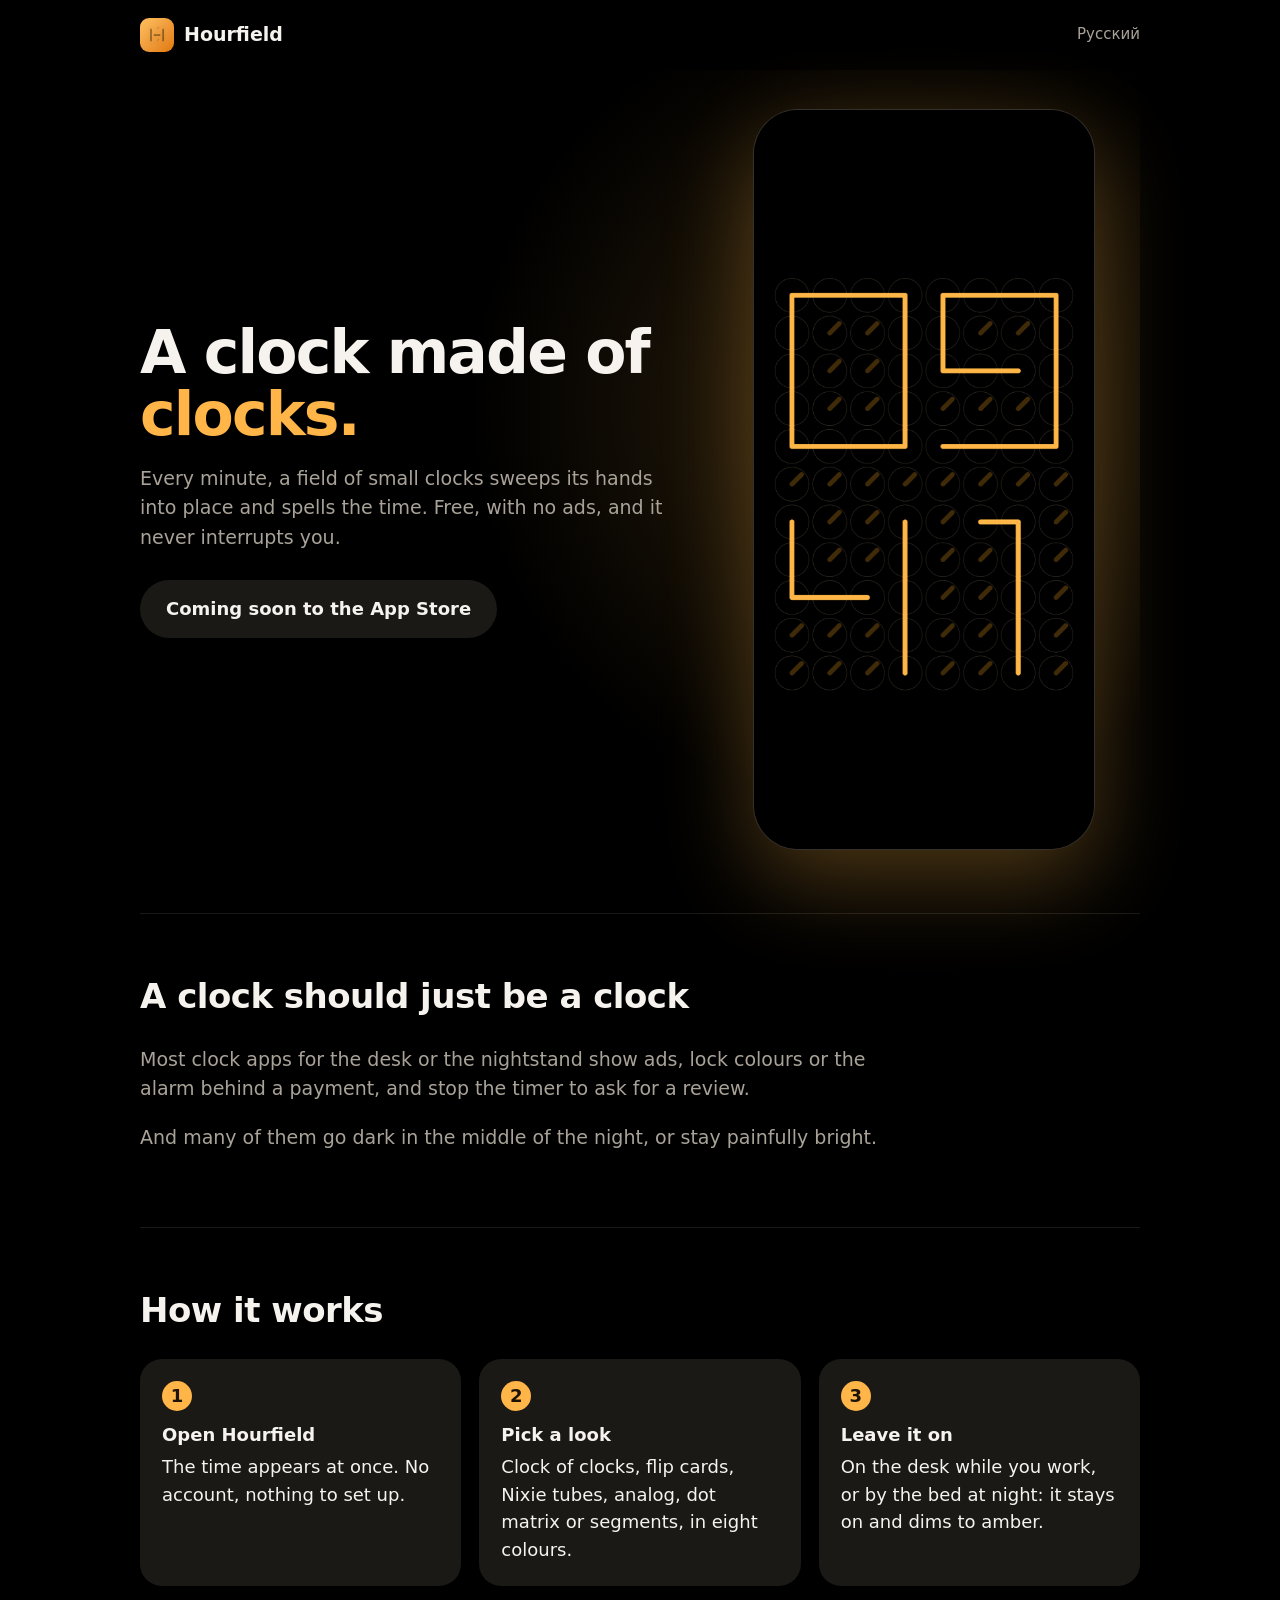
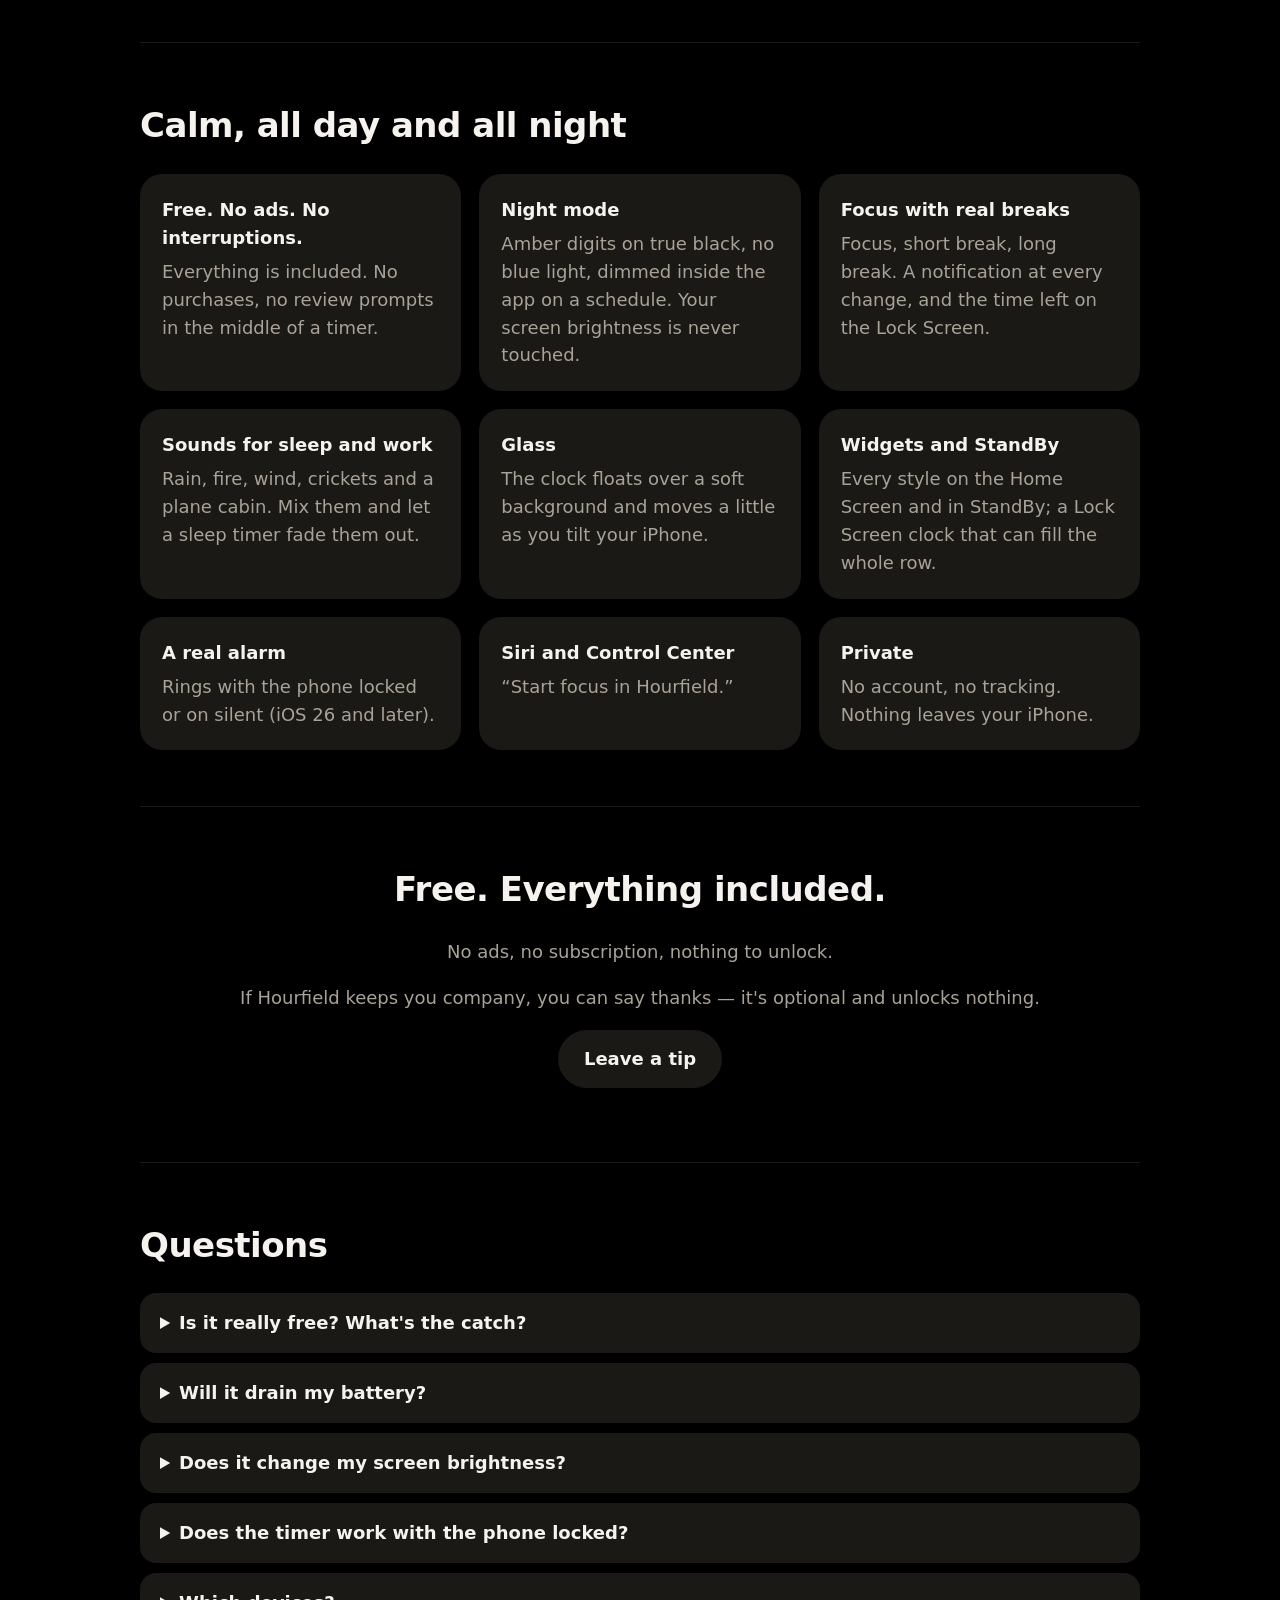
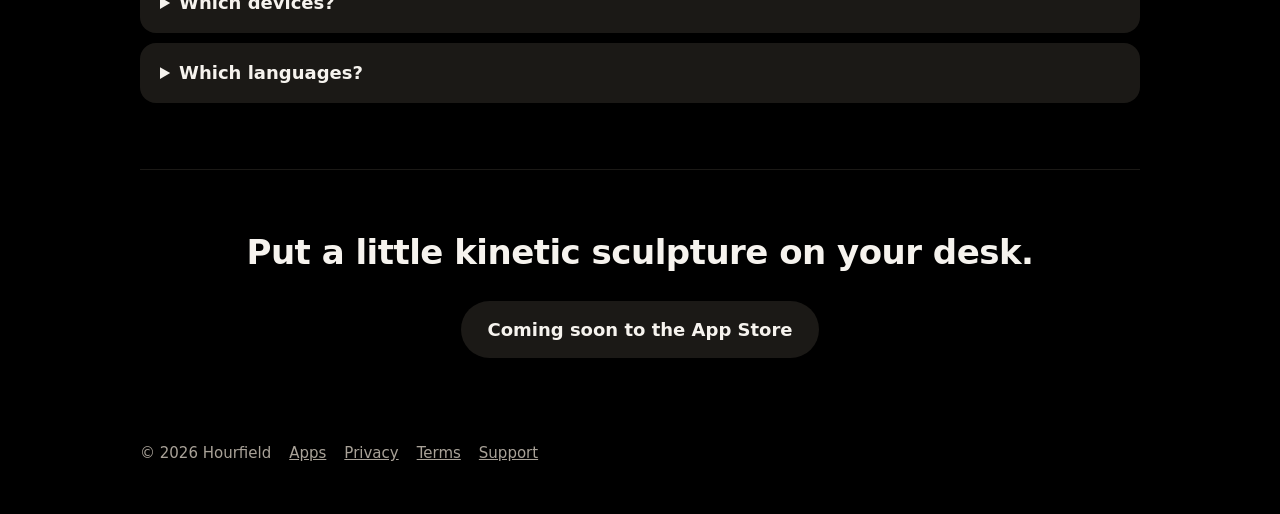
<file: index.html>
<!doctype html>
<html lang="en" data-theme="dark"><head><meta charset="utf-8"><meta name="viewport" content="width=device-width,initial-scale=1">
<title>Hourfield — a clock made of clocks</title><meta name="description" content="A living clock made of small clocks for your desk or nightstand. Free, no ads, never interrupts. Stays on all night and dims to amber.">
<meta property="og:title" content="Hourfield — a clock made of clocks"><meta property="og:description" content="A living clock made of small clocks for your desk or nightstand. Free, no ads, never interrupts. Stays on all night and dims to amber.">
<meta property="og:image" content="assets/og.png"><meta name="theme-color" content="#000000">
<link rel="icon" href="assets/icon-180.png"><link rel="apple-touch-icon" href="assets/icon-180.png">
<link rel="alternate" hreflang="ru" href="../ru/">
<link rel="stylesheet" href="assets/tokens.css"><style>
*{box-sizing:border-box}html{-webkit-text-size-adjust:100%}
body{margin:0;background:var(--color-bg);color:var(--color-text);font:18px/1.55 -apple-system,BlinkMacSystemFont,"SF Pro Text",system-ui,sans-serif}
a{color:var(--color-accent-text)}
.wrap{max-width:1040px;margin:0 auto;padding:0 20px}
header.top{display:flex;align-items:center;justify-content:space-between;padding:18px 0}
.brand{display:flex;gap:10px;align-items:center;font-weight:700;font-size:19px;color:var(--color-text);text-decoration:none}
.brand img{width:34px;height:34px;border-radius:9px}
.lang{font-size:15px;color:var(--color-text-muted);text-decoration:none}
.hero{display:grid;grid-template-columns:1.1fr .9fr;gap:40px;align-items:center;padding:40px 0 64px;
  background:radial-gradient(ellipse 60% 70% at 75% 40%,color-mix(in srgb,var(--color-accent) 18%,transparent),transparent 70%)}
.hero h1{font-size:clamp(36px,5.4vw,60px);line-height:1.04;margin:0 0 18px;letter-spacing:-.03em}
.hero h1 em{font-style:normal;color:var(--color-accent-text)}
.hero p{font-size:19px;color:var(--color-text-muted);margin:0 0 28px;max-width:34em}
.btn{display:inline-block;background:var(--color-accent);color:var(--color-on-accent);padding:15px 26px;border-radius:999px;font-weight:600;text-decoration:none}
.btn.muted{background:var(--color-surface);color:var(--color-text)}
.shot{width:100%;max-width:340px;justify-self:center;border-radius:44px;box-shadow:0 0 0 1px var(--color-face),0 30px 90px color-mix(in srgb,var(--color-accent) 30%,transparent)}
section{padding:56px 0;border-top:1px solid var(--color-surface)}
h2{font-size:clamp(26px,3.4vw,34px);margin:0 0 22px;letter-spacing:-.015em}
.grid{display:grid;grid-template-columns:repeat(3,1fr);gap:18px}
.card{background:var(--color-surface);border-radius:22px;padding:22px}
.card h3{margin:0 0 6px;font-size:18px}.card p{margin:0;color:var(--color-text-muted)}
ol.steps{list-style:none;padding:0;margin:0;display:grid;grid-template-columns:repeat(3,1fr);gap:18px;counter-reset:s}
ol.steps li{counter-increment:s;background:var(--color-surface);border-radius:22px;padding:22px}
ol.steps li::before{content:counter(s);display:inline-grid;place-items:center;width:30px;height:30px;border-radius:50%;background:var(--color-accent);color:var(--color-on-accent);font-weight:700;margin-bottom:10px}
ol.steps b{display:block;margin-bottom:4px}
.problem p{font-size:19px;color:var(--color-text-muted);max-width:40em}
.price{text-align:center}.price p{color:var(--color-text-muted)}
details{background:var(--color-surface);border-radius:16px;padding:16px 20px;margin-bottom:10px}
summary{font-weight:600;cursor:pointer}details p{margin:10px 0 0;color:var(--color-text-muted)}
.final{text-align:center}
footer{padding:28px 0 48px;color:var(--color-text-muted);font-size:15px;display:flex;gap:18px;flex-wrap:wrap}
footer a{color:var(--color-text-muted)}
.doc{max-width:720px;padding-bottom:60px}.doc h1{font-size:34px}.doc p{margin:0 0 16px}
@media (max-width:820px){.hero{grid-template-columns:1fr;padding-top:16px}.grid,ol.steps{grid-template-columns:1fr}.shot{max-width:280px}}
</style></head>
<body><div class="wrap"><header class="top"><a class="brand" href="./"><img src="assets/icon-180.png" alt="">Hourfield</a>
<a class="lang" href="../ru/" hreflang="ru">Русский</a></header>
<main>
<div class="hero"><div><h1>A clock made of <em>clocks.</em></h1><p>Every minute, a field of small clocks sweeps its hands into place and spells the time. Free, with no ads, and it never interrupts you.</p><span class="btn muted">Coming soon to the App Store</span></div>
<img class="shot" src="assets/shot-en.png" alt="Hourfield showing 09:41 drawn by a field of small amber clocks on black"></div>
<section class="problem"><h2>A clock should just be a clock</h2><p>Most clock apps for the desk or the nightstand show ads, lock colours or the alarm behind a payment, and stop the timer to ask for a review.</p><p>And many of them go dark in the middle of the night, or stay painfully bright.</p></section>
<section><h2>How it works</h2><ol class="steps"><li><b>Open Hourfield</b>The time appears at once. No account, nothing to set up.</li><li><b>Pick a look</b>Clock of clocks, flip cards, Nixie tubes, analog, dot matrix or segments, in eight colours.</li><li><b>Leave it on</b>On the desk while you work, or by the bed at night: it stays on and dims to amber.</li></ol></section>
<section><h2>Calm, all day and all night</h2><div class="grid"><div class="card"><h3>Free. No ads. No interruptions.</h3><p>Everything is included. No purchases, no review prompts in the middle of a timer.</p></div><div class="card"><h3>Night mode</h3><p>Amber digits on true black, no blue light, dimmed inside the app on a schedule. Your screen brightness is never touched.</p></div><div class="card"><h3>Focus with real breaks</h3><p>Focus, short break, long break. A notification at every change, and the time left on the Lock Screen.</p></div><div class="card"><h3>Sounds for sleep and work</h3><p>Rain, fire, wind, crickets and a plane cabin. Mix them and let a sleep timer fade them out.</p></div><div class="card"><h3>Glass</h3><p>The clock floats over a soft background and moves a little as you tilt your iPhone.</p></div><div class="card"><h3>Widgets and StandBy</h3><p>Every style on the Home Screen and in StandBy; a Lock Screen clock that can fill the whole row.</p></div><div class="card"><h3>A real alarm</h3><p>Rings with the phone locked or on silent (iOS 26 and later).</p></div><div class="card"><h3>Siri and Control Center</h3><p>“Start focus in Hourfield.”</p></div><div class="card"><h3>Private</h3><p>No account, no tracking. Nothing leaves your iPhone.</p></div></div></section>
<section class="price"><h2>Free. Everything included.</h2><p>No ads, no subscription, nothing to unlock.</p><p>If Hourfield keeps you company, you can say thanks — it's optional and unlocks nothing.</p><p><a class="btn muted" href="https://boosty.to/vladislove_online/donate">Leave a tip</a></p></section>
<section><h2>Questions</h2><details><summary>Is it really free? What's the catch?</summary><p>No catch: no ads, no subscription, no tracking.</p></details><details><summary>Will it drain my battery?</summary><p>The clock only redraws while hands move and rests in between. For the night, keep the iPhone on the charger.</p></details><details><summary>Does it change my screen brightness?</summary><p>No. Night mode dims inside the app only.</p></details><details><summary>Does the timer work with the phone locked?</summary><p>Yes. Focus and breaks keep real time, and you get a notification at every change.</p></details><details><summary>Which devices?</summary><p>iPhone and iPad with iOS 17 or later. The alarm needs iOS 26 or later.</p></details><details><summary>Which languages?</summary><p>English and Russian, with one more language in every update.</p></details></section>
<section class="final"><h2>Put a little kinetic sculpture on your desk.</h2><span class="btn muted">Coming soon to the App Store</span></section>
</main>
<footer><span>© 2026 Hourfield</span><a href="https://apps.vladislove.online/">Apps</a><a href="privacy.html">Privacy</a><a href="terms.html">Terms</a><a href="support.html">Support</a></footer>
</div></body></html>
</file>
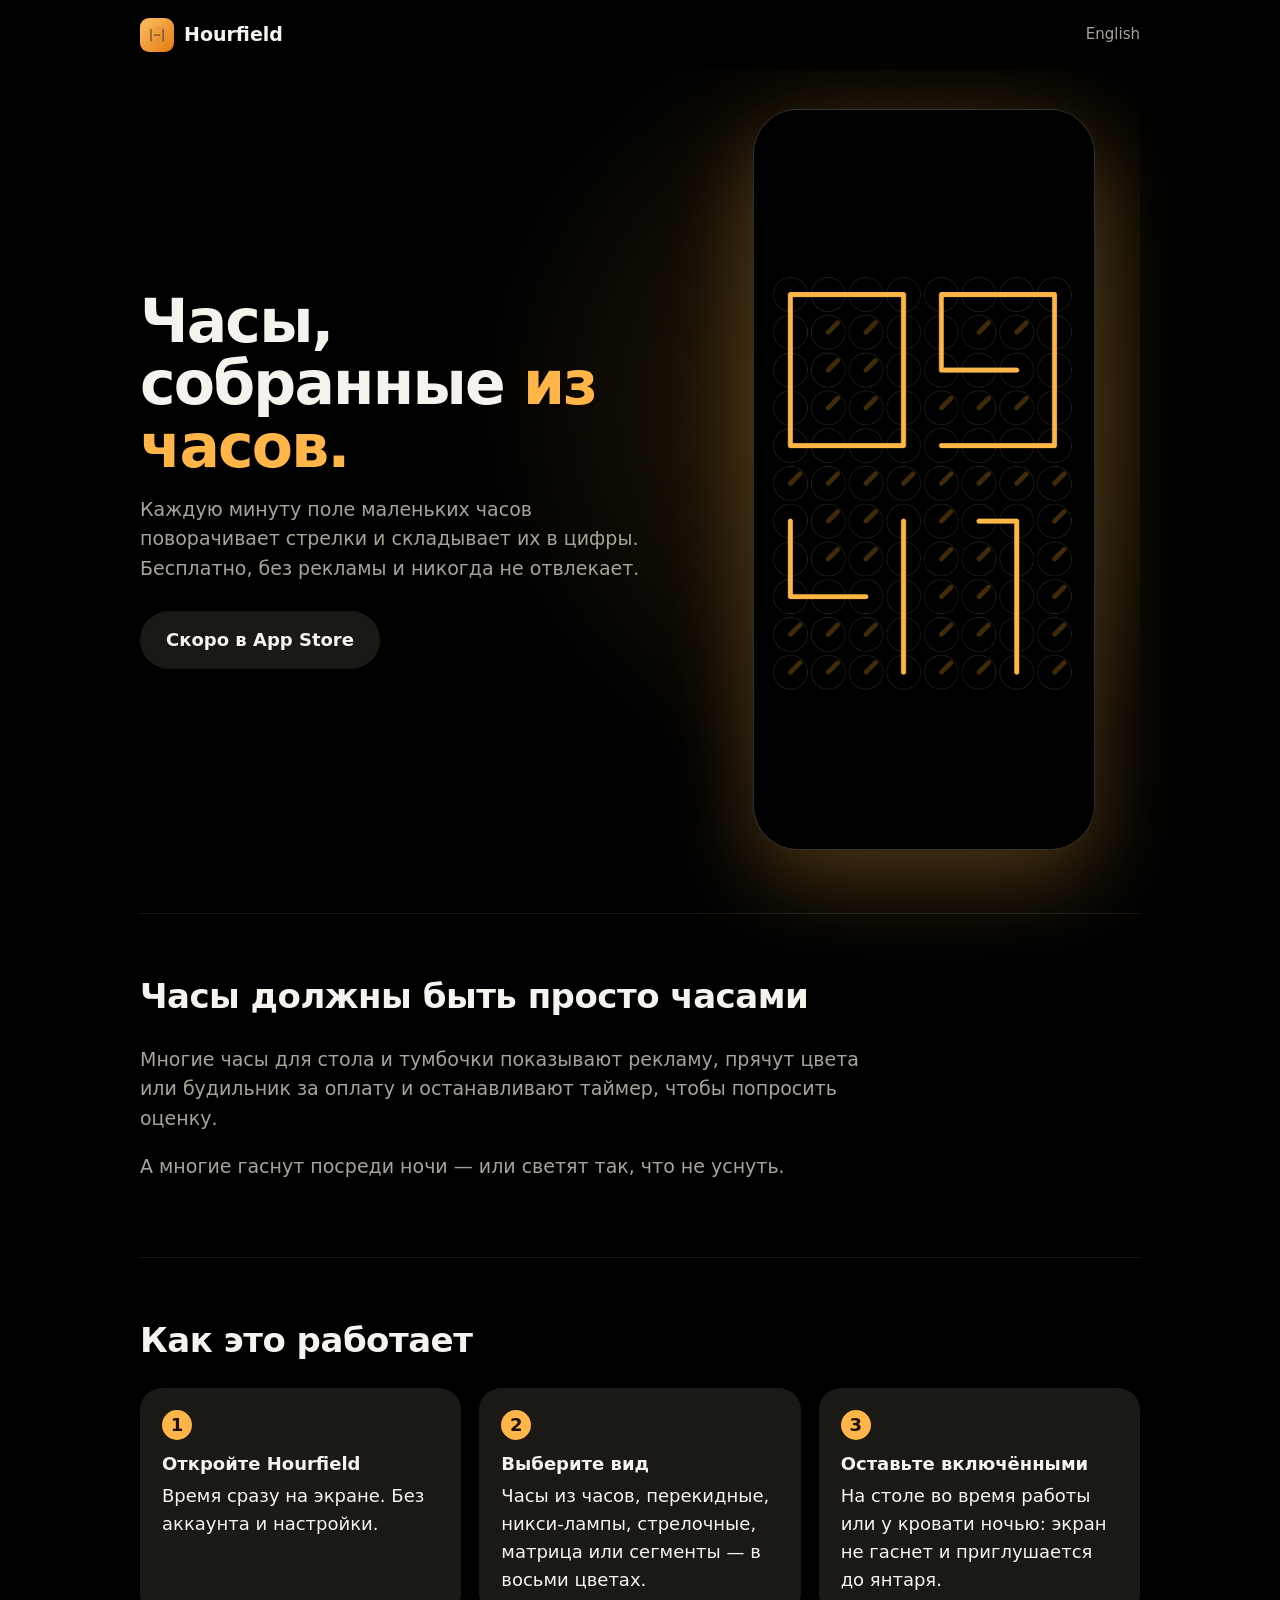
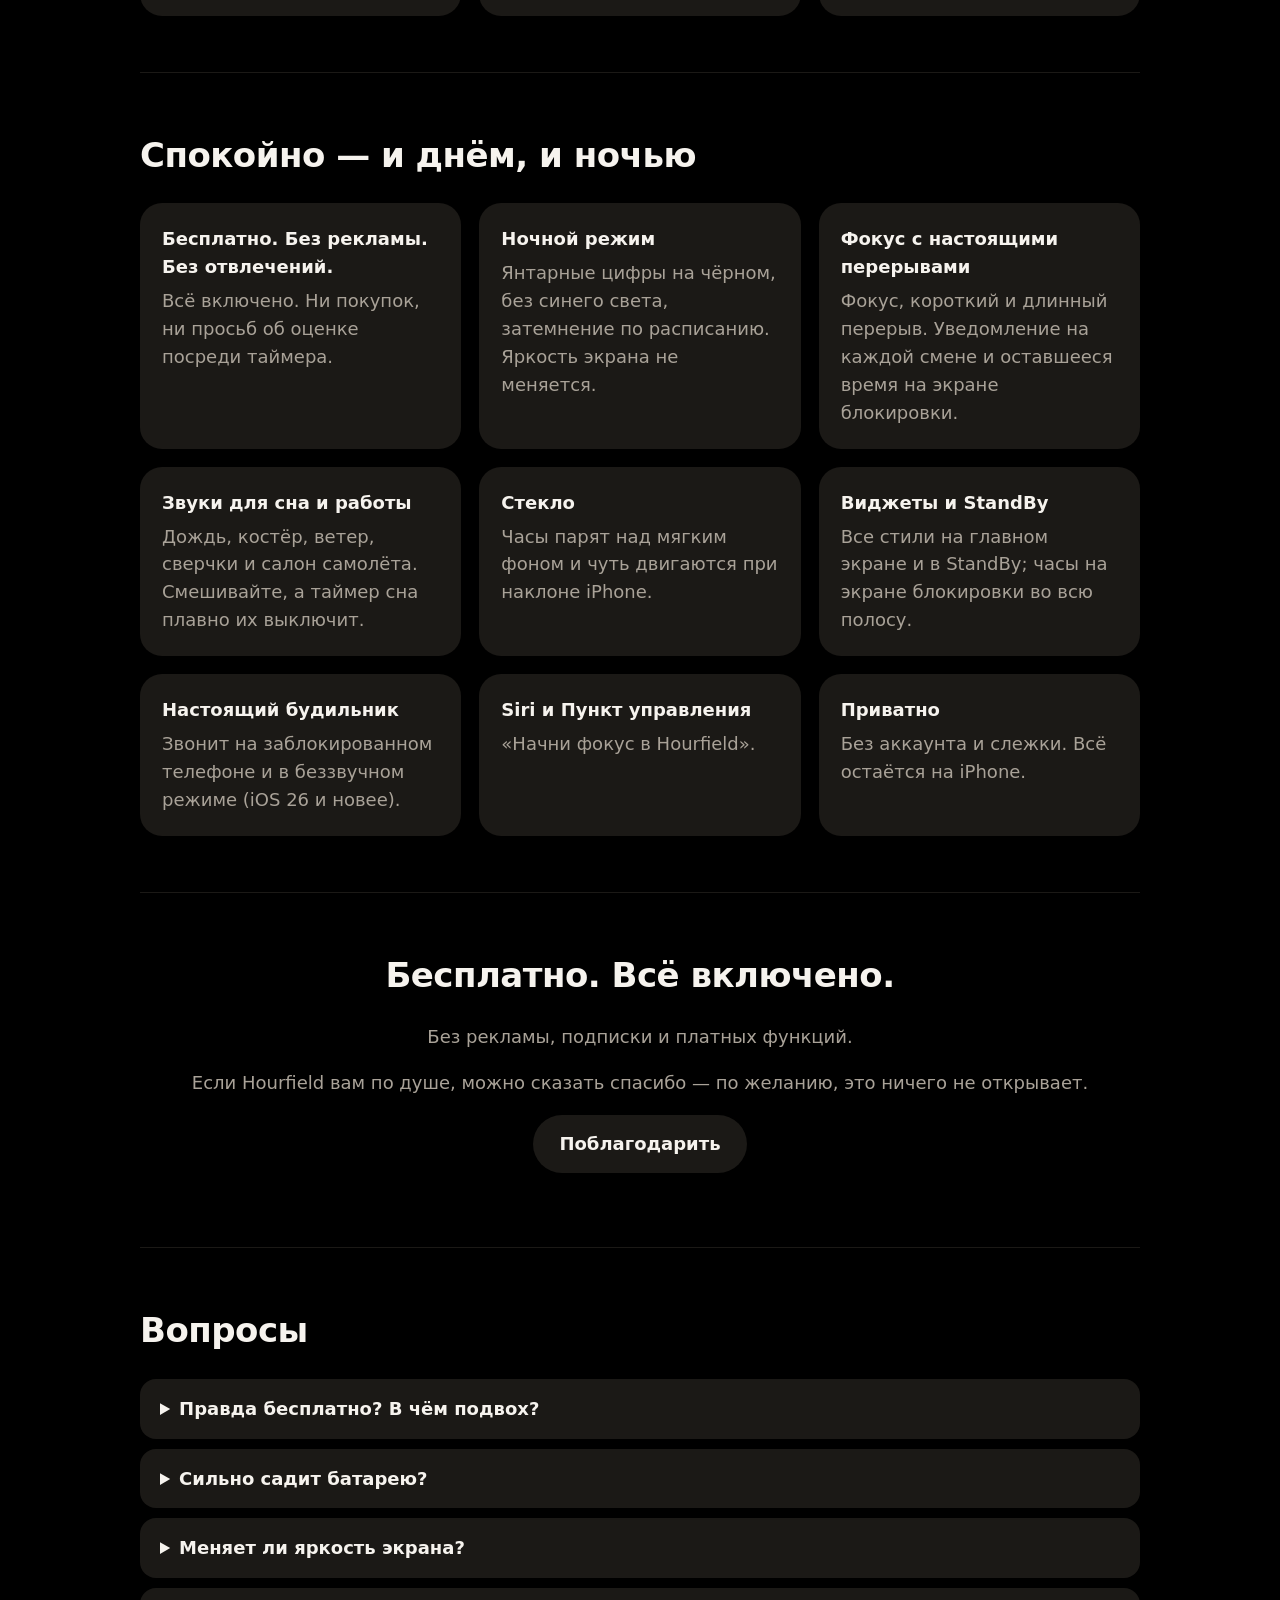
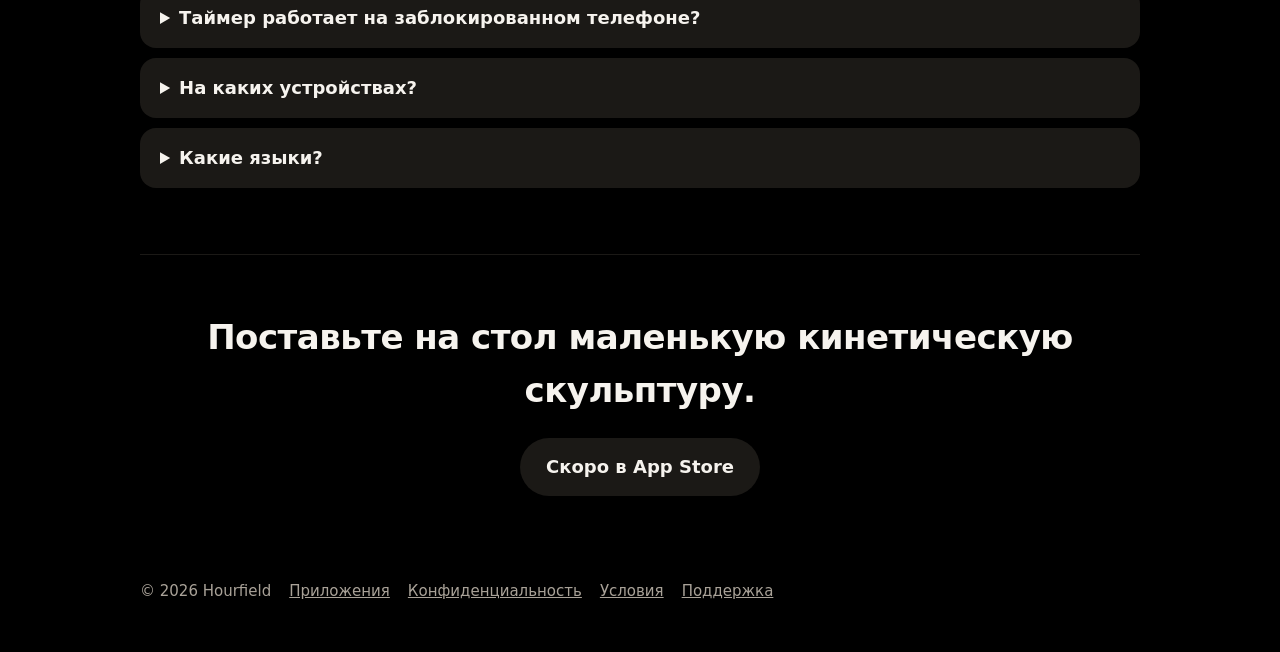
<file: ru/index.html>
<!doctype html>
<html lang="ru" data-theme="dark"><head><meta charset="utf-8"><meta name="viewport" content="width=device-width,initial-scale=1">
<title>Hourfield — часы, собранные из часов</title><meta name="description" content="Живые часы из маленьких часов для стола или прикроватной тумбы. Бесплатно, без рекламы, никогда не отвлекает. Горят всю ночь и приглушаются до янтаря.">
<meta property="og:title" content="Hourfield — часы, собранные из часов"><meta property="og:description" content="Живые часы из маленьких часов для стола или прикроватной тумбы. Бесплатно, без рекламы, никогда не отвлекает. Горят всю ночь и приглушаются до янтаря.">
<meta property="og:image" content="../assets/og.png"><meta name="theme-color" content="#000000">
<link rel="icon" href="../assets/icon-180.png"><link rel="apple-touch-icon" href="../assets/icon-180.png">
<link rel="alternate" hreflang="en" href="../">
<link rel="stylesheet" href="../assets/tokens.css"><style>
*{box-sizing:border-box}html{-webkit-text-size-adjust:100%}
body{margin:0;background:var(--color-bg);color:var(--color-text);font:18px/1.55 -apple-system,BlinkMacSystemFont,"SF Pro Text",system-ui,sans-serif}
a{color:var(--color-accent-text)}
.wrap{max-width:1040px;margin:0 auto;padding:0 20px}
header.top{display:flex;align-items:center;justify-content:space-between;padding:18px 0}
.brand{display:flex;gap:10px;align-items:center;font-weight:700;font-size:19px;color:var(--color-text);text-decoration:none}
.brand img{width:34px;height:34px;border-radius:9px}
.lang{font-size:15px;color:var(--color-text-muted);text-decoration:none}
.hero{display:grid;grid-template-columns:1.1fr .9fr;gap:40px;align-items:center;padding:40px 0 64px;
  background:radial-gradient(ellipse 60% 70% at 75% 40%,color-mix(in srgb,var(--color-accent) 18%,transparent),transparent 70%)}
.hero h1{font-size:clamp(36px,5.4vw,60px);line-height:1.04;margin:0 0 18px;letter-spacing:-.03em}
.hero h1 em{font-style:normal;color:var(--color-accent-text)}
.hero p{font-size:19px;color:var(--color-text-muted);margin:0 0 28px;max-width:34em}
.btn{display:inline-block;background:var(--color-accent);color:var(--color-on-accent);padding:15px 26px;border-radius:999px;font-weight:600;text-decoration:none}
.btn.muted{background:var(--color-surface);color:var(--color-text)}
.shot{width:100%;max-width:340px;justify-self:center;border-radius:44px;box-shadow:0 0 0 1px var(--color-face),0 30px 90px color-mix(in srgb,var(--color-accent) 30%,transparent)}
section{padding:56px 0;border-top:1px solid var(--color-surface)}
h2{font-size:clamp(26px,3.4vw,34px);margin:0 0 22px;letter-spacing:-.015em}
.grid{display:grid;grid-template-columns:repeat(3,1fr);gap:18px}
.card{background:var(--color-surface);border-radius:22px;padding:22px}
.card h3{margin:0 0 6px;font-size:18px}.card p{margin:0;color:var(--color-text-muted)}
ol.steps{list-style:none;padding:0;margin:0;display:grid;grid-template-columns:repeat(3,1fr);gap:18px;counter-reset:s}
ol.steps li{counter-increment:s;background:var(--color-surface);border-radius:22px;padding:22px}
ol.steps li::before{content:counter(s);display:inline-grid;place-items:center;width:30px;height:30px;border-radius:50%;background:var(--color-accent);color:var(--color-on-accent);font-weight:700;margin-bottom:10px}
ol.steps b{display:block;margin-bottom:4px}
.problem p{font-size:19px;color:var(--color-text-muted);max-width:40em}
.price{text-align:center}.price p{color:var(--color-text-muted)}
details{background:var(--color-surface);border-radius:16px;padding:16px 20px;margin-bottom:10px}
summary{font-weight:600;cursor:pointer}details p{margin:10px 0 0;color:var(--color-text-muted)}
.final{text-align:center}
footer{padding:28px 0 48px;color:var(--color-text-muted);font-size:15px;display:flex;gap:18px;flex-wrap:wrap}
footer a{color:var(--color-text-muted)}
.doc{max-width:720px;padding-bottom:60px}.doc h1{font-size:34px}.doc p{margin:0 0 16px}
@media (max-width:820px){.hero{grid-template-columns:1fr;padding-top:16px}.grid,ol.steps{grid-template-columns:1fr}.shot{max-width:280px}}
</style></head>
<body><div class="wrap"><header class="top"><a class="brand" href="./"><img src="../assets/icon-180.png" alt="">Hourfield</a>
<a class="lang" href="../" hreflang="en">English</a></header>
<main>
<div class="hero"><div><h1>Часы, собранные <em>из часов.</em></h1><p>Каждую минуту поле маленьких часов поворачивает стрелки и складывает их в цифры. Бесплатно, без рекламы и никогда не отвлекает.</p><span class="btn muted">Скоро в App Store</span></div>
<img class="shot" src="../assets/shot-ru.png" alt="Hourfield показывает 09:41 полем маленьких янтарных часов на чёрном"></div>
<section class="problem"><h2>Часы должны быть просто часами</h2><p>Многие часы для стола и тумбочки показывают рекламу, прячут цвета или будильник за оплату и останавливают таймер, чтобы попросить оценку.</p><p>А многие гаснут посреди ночи — или светят так, что не уснуть.</p></section>
<section><h2>Как это работает</h2><ol class="steps"><li><b>Откройте Hourfield</b>Время сразу на экране. Без аккаунта и настройки.</li><li><b>Выберите вид</b>Часы из часов, перекидные, никси-лампы, стрелочные, матрица или сегменты — в восьми цветах.</li><li><b>Оставьте включёнными</b>На столе во время работы или у кровати ночью: экран не гаснет и приглушается до янтаря.</li></ol></section>
<section><h2>Спокойно — и днём, и ночью</h2><div class="grid"><div class="card"><h3>Бесплатно. Без рекламы. Без отвлечений.</h3><p>Всё включено. Ни покупок, ни просьб об оценке посреди таймера.</p></div><div class="card"><h3>Ночной режим</h3><p>Янтарные цифры на чёрном, без синего света, затемнение по расписанию. Яркость экрана не меняется.</p></div><div class="card"><h3>Фокус с настоящими перерывами</h3><p>Фокус, короткий и длинный перерыв. Уведомление на каждой смене и оставшееся время на экране блокировки.</p></div><div class="card"><h3>Звуки для сна и работы</h3><p>Дождь, костёр, ветер, сверчки и салон самолёта. Смешивайте, а таймер сна плавно их выключит.</p></div><div class="card"><h3>Стекло</h3><p>Часы парят над мягким фоном и чуть двигаются при наклоне iPhone.</p></div><div class="card"><h3>Виджеты и StandBy</h3><p>Все стили на главном экране и в StandBy; часы на экране блокировки во всю полосу.</p></div><div class="card"><h3>Настоящий будильник</h3><p>Звонит на заблокированном телефоне и в беззвучном режиме (iOS 26 и новее).</p></div><div class="card"><h3>Siri и Пункт управления</h3><p>«Начни фокус в Hourfield».</p></div><div class="card"><h3>Приватно</h3><p>Без аккаунта и слежки. Всё остаётся на iPhone.</p></div></div></section>
<section class="price"><h2>Бесплатно. Всё включено.</h2><p>Без рекламы, подписки и платных функций.</p><p>Если Hourfield вам по душе, можно сказать спасибо — по желанию, это ничего не открывает.</p><p><a class="btn muted" href="https://boosty.to/vladislove_online/donate">Поблагодарить</a></p></section>
<section><h2>Вопросы</h2><details><summary>Правда бесплатно? В чём подвох?</summary><p>Подвоха нет: ни рекламы, ни подписки, ни слежки.</p></details><details><summary>Сильно садит батарею?</summary><p>Часы перерисовываются, только пока движутся стрелки, а между этим отдыхают. На ночь ставьте iPhone на зарядку.</p></details><details><summary>Меняет ли яркость экрана?</summary><p>Нет. Ночной режим затемняет только само приложение.</p></details><details><summary>Таймер работает на заблокированном телефоне?</summary><p>Да. Фокус и перерывы идут по реальному времени, а на каждой смене приходит уведомление.</p></details><details><summary>На каких устройствах?</summary><p>iPhone и iPad с iOS 17 и новее. Будильнику нужна iOS 26 и новее.</p></details><details><summary>Какие языки?</summary><p>Русский и английский — и по одному новому языку в каждом обновлении.</p></details></section>
<section class="final"><h2>Поставьте на стол маленькую кинетическую скульптуру.</h2><span class="btn muted">Скоро в App Store</span></section>
</main>
<footer><span>© 2026 Hourfield</span><a href="https://apps.vladislove.online/">Приложения</a><a href="privacy.html">Конфиденциальность</a><a href="terms.html">Условия</a><a href="support.html">Поддержка</a></footer>
</div></body></html>
</file>
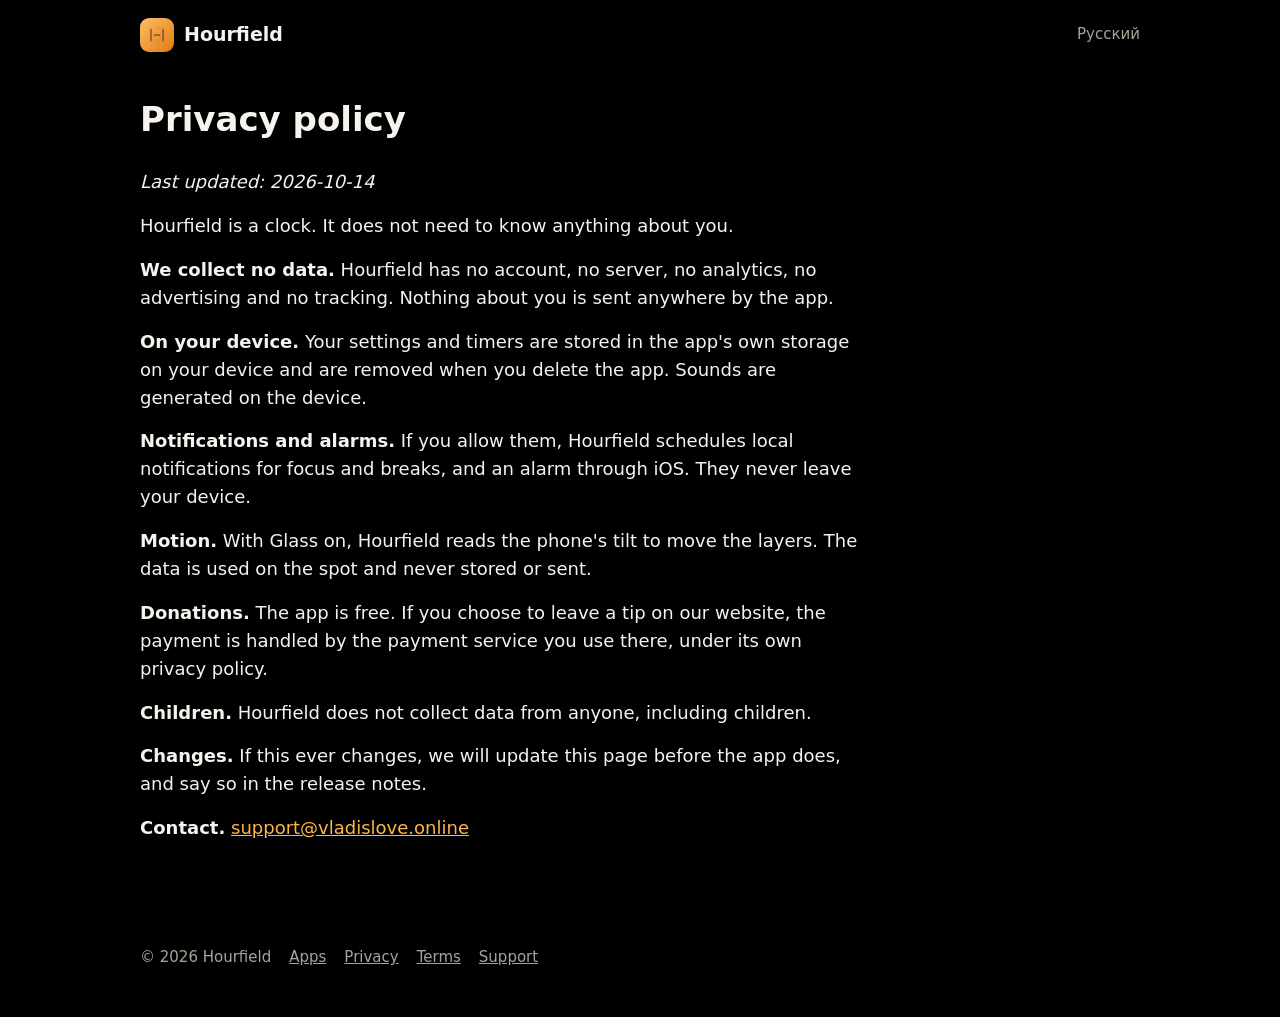
<file: privacy.html>
<!doctype html>
<html lang="en" data-theme="dark"><head><meta charset="utf-8"><meta name="viewport" content="width=device-width,initial-scale=1">
<title>Privacy policy — Hourfield</title><meta name="description" content="A living clock made of small clocks for your desk or nightstand. Free, no ads, never interrupts. Stays on all night and dims to amber.">
<meta property="og:title" content="Privacy policy — Hourfield"><meta property="og:description" content="A living clock made of small clocks for your desk or nightstand. Free, no ads, never interrupts. Stays on all night and dims to amber.">
<meta property="og:image" content="assets/og.png"><meta name="theme-color" content="#000000">
<link rel="icon" href="assets/icon-180.png"><link rel="apple-touch-icon" href="assets/icon-180.png">
<link rel="alternate" hreflang="ru" href="../ru/">
<link rel="stylesheet" href="assets/tokens.css"><style>
*{box-sizing:border-box}html{-webkit-text-size-adjust:100%}
body{margin:0;background:var(--color-bg);color:var(--color-text);font:18px/1.55 -apple-system,BlinkMacSystemFont,"SF Pro Text",system-ui,sans-serif}
a{color:var(--color-accent-text)}
.wrap{max-width:1040px;margin:0 auto;padding:0 20px}
header.top{display:flex;align-items:center;justify-content:space-between;padding:18px 0}
.brand{display:flex;gap:10px;align-items:center;font-weight:700;font-size:19px;color:var(--color-text);text-decoration:none}
.brand img{width:34px;height:34px;border-radius:9px}
.lang{font-size:15px;color:var(--color-text-muted);text-decoration:none}
.hero{display:grid;grid-template-columns:1.1fr .9fr;gap:40px;align-items:center;padding:40px 0 64px;
  background:radial-gradient(ellipse 60% 70% at 75% 40%,color-mix(in srgb,var(--color-accent) 18%,transparent),transparent 70%)}
.hero h1{font-size:clamp(36px,5.4vw,60px);line-height:1.04;margin:0 0 18px;letter-spacing:-.03em}
.hero h1 em{font-style:normal;color:var(--color-accent-text)}
.hero p{font-size:19px;color:var(--color-text-muted);margin:0 0 28px;max-width:34em}
.btn{display:inline-block;background:var(--color-accent);color:var(--color-on-accent);padding:15px 26px;border-radius:999px;font-weight:600;text-decoration:none}
.btn.muted{background:var(--color-surface);color:var(--color-text)}
.shot{width:100%;max-width:340px;justify-self:center;border-radius:44px;box-shadow:0 0 0 1px var(--color-face),0 30px 90px color-mix(in srgb,var(--color-accent) 30%,transparent)}
section{padding:56px 0;border-top:1px solid var(--color-surface)}
h2{font-size:clamp(26px,3.4vw,34px);margin:0 0 22px;letter-spacing:-.015em}
.grid{display:grid;grid-template-columns:repeat(3,1fr);gap:18px}
.card{background:var(--color-surface);border-radius:22px;padding:22px}
.card h3{margin:0 0 6px;font-size:18px}.card p{margin:0;color:var(--color-text-muted)}
ol.steps{list-style:none;padding:0;margin:0;display:grid;grid-template-columns:repeat(3,1fr);gap:18px;counter-reset:s}
ol.steps li{counter-increment:s;background:var(--color-surface);border-radius:22px;padding:22px}
ol.steps li::before{content:counter(s);display:inline-grid;place-items:center;width:30px;height:30px;border-radius:50%;background:var(--color-accent);color:var(--color-on-accent);font-weight:700;margin-bottom:10px}
ol.steps b{display:block;margin-bottom:4px}
.problem p{font-size:19px;color:var(--color-text-muted);max-width:40em}
.price{text-align:center}.price p{color:var(--color-text-muted)}
details{background:var(--color-surface);border-radius:16px;padding:16px 20px;margin-bottom:10px}
summary{font-weight:600;cursor:pointer}details p{margin:10px 0 0;color:var(--color-text-muted)}
.final{text-align:center}
footer{padding:28px 0 48px;color:var(--color-text-muted);font-size:15px;display:flex;gap:18px;flex-wrap:wrap}
footer a{color:var(--color-text-muted)}
.doc{max-width:720px;padding-bottom:60px}.doc h1{font-size:34px}.doc p{margin:0 0 16px}
@media (max-width:820px){.hero{grid-template-columns:1fr;padding-top:16px}.grid,ol.steps{grid-template-columns:1fr}.shot{max-width:280px}}
</style></head>
<body><div class="wrap"><header class="top"><a class="brand" href="./"><img src="assets/icon-180.png" alt="">Hourfield</a>
<a class="lang" href="../ru/" hreflang="ru">Русский</a></header>
<main class="doc"><h1>Privacy policy</h1><p><i>Last updated: 2026-10-14</i></p><p>Hourfield is a clock. It does not need to know anything about you.</p><p><b>We collect no data.</b> Hourfield has no account, no server, no analytics, no advertising and no tracking. Nothing about you is sent anywhere by the app.</p><p><b>On your device.</b> Your settings and timers are stored in the app's own storage on your device and are removed when you delete the app. Sounds are generated on the device.</p><p><b>Notifications and alarms.</b> If you allow them, Hourfield schedules local notifications for focus and breaks, and an alarm through iOS. They never leave your device.</p><p><b>Motion.</b> With Glass on, Hourfield reads the phone's tilt to move the layers. The data is used on the spot and never stored or sent.</p><p><b>Donations.</b> The app is free. If you choose to leave a tip on our website, the payment is handled by the payment service you use there, under its own privacy policy.</p><p><b>Children.</b> Hourfield does not collect data from anyone, including children.</p><p><b>Changes.</b> If this ever changes, we will update this page before the app does, and say so in the release notes.</p><p><b>Contact.</b> <a href="mailto:support@vladislove.online">support@vladislove.online</a></p></main>
<footer><span>© 2026 Hourfield</span><a href="https://apps.vladislove.online/">Apps</a><a href="privacy.html">Privacy</a><a href="terms.html">Terms</a><a href="support.html">Support</a></footer>
</div></body></html>
</file>
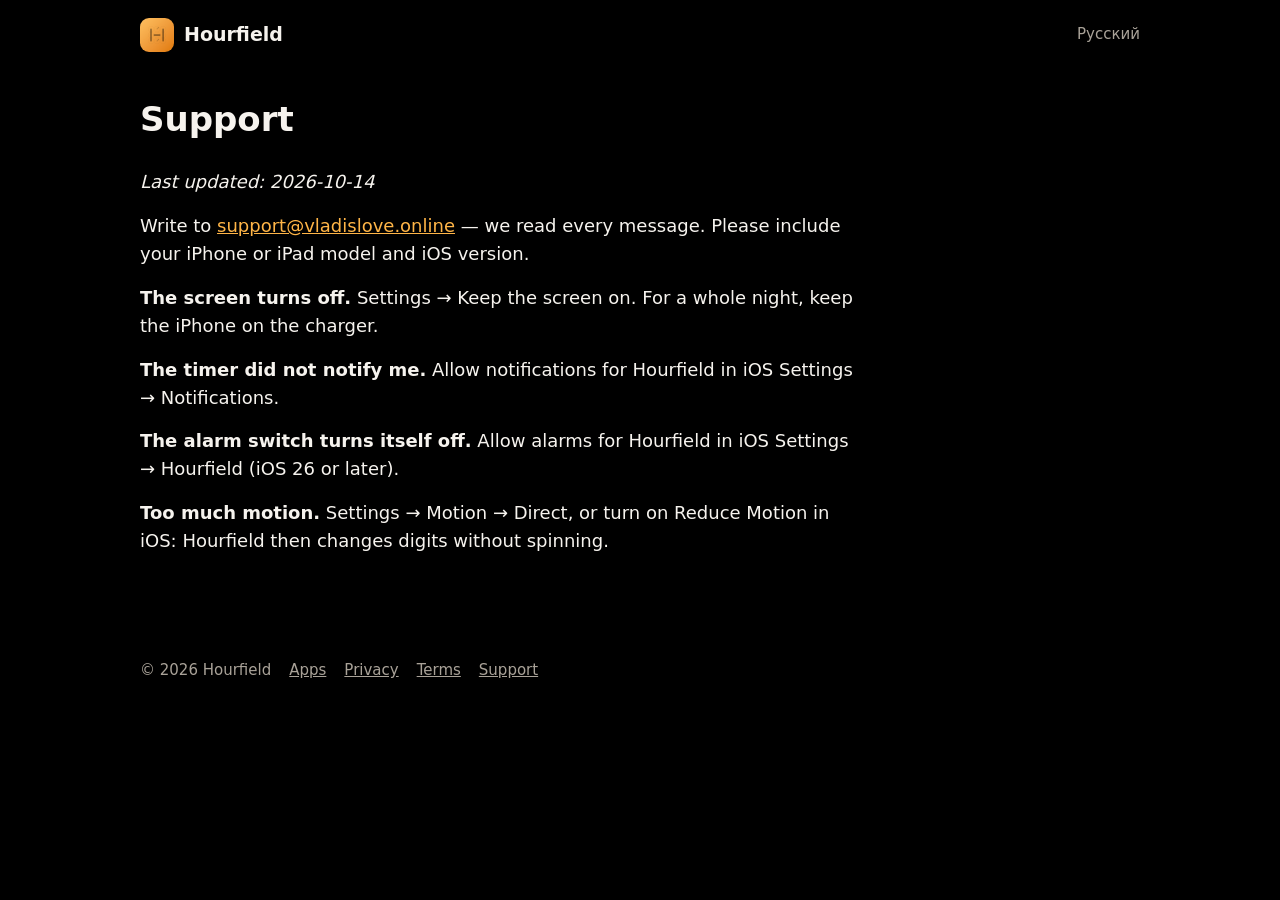
<file: support.html>
<!doctype html>
<html lang="en" data-theme="dark"><head><meta charset="utf-8"><meta name="viewport" content="width=device-width,initial-scale=1">
<title>Support — Hourfield</title><meta name="description" content="A living clock made of small clocks for your desk or nightstand. Free, no ads, never interrupts. Stays on all night and dims to amber.">
<meta property="og:title" content="Support — Hourfield"><meta property="og:description" content="A living clock made of small clocks for your desk or nightstand. Free, no ads, never interrupts. Stays on all night and dims to amber.">
<meta property="og:image" content="assets/og.png"><meta name="theme-color" content="#000000">
<link rel="icon" href="assets/icon-180.png"><link rel="apple-touch-icon" href="assets/icon-180.png">
<link rel="alternate" hreflang="ru" href="../ru/">
<link rel="stylesheet" href="assets/tokens.css"><style>
*{box-sizing:border-box}html{-webkit-text-size-adjust:100%}
body{margin:0;background:var(--color-bg);color:var(--color-text);font:18px/1.55 -apple-system,BlinkMacSystemFont,"SF Pro Text",system-ui,sans-serif}
a{color:var(--color-accent-text)}
.wrap{max-width:1040px;margin:0 auto;padding:0 20px}
header.top{display:flex;align-items:center;justify-content:space-between;padding:18px 0}
.brand{display:flex;gap:10px;align-items:center;font-weight:700;font-size:19px;color:var(--color-text);text-decoration:none}
.brand img{width:34px;height:34px;border-radius:9px}
.lang{font-size:15px;color:var(--color-text-muted);text-decoration:none}
.hero{display:grid;grid-template-columns:1.1fr .9fr;gap:40px;align-items:center;padding:40px 0 64px;
  background:radial-gradient(ellipse 60% 70% at 75% 40%,color-mix(in srgb,var(--color-accent) 18%,transparent),transparent 70%)}
.hero h1{font-size:clamp(36px,5.4vw,60px);line-height:1.04;margin:0 0 18px;letter-spacing:-.03em}
.hero h1 em{font-style:normal;color:var(--color-accent-text)}
.hero p{font-size:19px;color:var(--color-text-muted);margin:0 0 28px;max-width:34em}
.btn{display:inline-block;background:var(--color-accent);color:var(--color-on-accent);padding:15px 26px;border-radius:999px;font-weight:600;text-decoration:none}
.btn.muted{background:var(--color-surface);color:var(--color-text)}
.shot{width:100%;max-width:340px;justify-self:center;border-radius:44px;box-shadow:0 0 0 1px var(--color-face),0 30px 90px color-mix(in srgb,var(--color-accent) 30%,transparent)}
section{padding:56px 0;border-top:1px solid var(--color-surface)}
h2{font-size:clamp(26px,3.4vw,34px);margin:0 0 22px;letter-spacing:-.015em}
.grid{display:grid;grid-template-columns:repeat(3,1fr);gap:18px}
.card{background:var(--color-surface);border-radius:22px;padding:22px}
.card h3{margin:0 0 6px;font-size:18px}.card p{margin:0;color:var(--color-text-muted)}
ol.steps{list-style:none;padding:0;margin:0;display:grid;grid-template-columns:repeat(3,1fr);gap:18px;counter-reset:s}
ol.steps li{counter-increment:s;background:var(--color-surface);border-radius:22px;padding:22px}
ol.steps li::before{content:counter(s);display:inline-grid;place-items:center;width:30px;height:30px;border-radius:50%;background:var(--color-accent);color:var(--color-on-accent);font-weight:700;margin-bottom:10px}
ol.steps b{display:block;margin-bottom:4px}
.problem p{font-size:19px;color:var(--color-text-muted);max-width:40em}
.price{text-align:center}.price p{color:var(--color-text-muted)}
details{background:var(--color-surface);border-radius:16px;padding:16px 20px;margin-bottom:10px}
summary{font-weight:600;cursor:pointer}details p{margin:10px 0 0;color:var(--color-text-muted)}
.final{text-align:center}
footer{padding:28px 0 48px;color:var(--color-text-muted);font-size:15px;display:flex;gap:18px;flex-wrap:wrap}
footer a{color:var(--color-text-muted)}
.doc{max-width:720px;padding-bottom:60px}.doc h1{font-size:34px}.doc p{margin:0 0 16px}
@media (max-width:820px){.hero{grid-template-columns:1fr;padding-top:16px}.grid,ol.steps{grid-template-columns:1fr}.shot{max-width:280px}}
</style></head>
<body><div class="wrap"><header class="top"><a class="brand" href="./"><img src="assets/icon-180.png" alt="">Hourfield</a>
<a class="lang" href="../ru/" hreflang="ru">Русский</a></header>
<main class="doc"><h1>Support</h1><p><i>Last updated: 2026-10-14</i></p><p>Write to <a href="mailto:support@vladislove.online">support@vladislove.online</a> — we read every message. Please include your iPhone or iPad model and iOS version.</p><p><b>The screen turns off.</b> Settings → Keep the screen on. For a whole night, keep the iPhone on the charger.</p><p><b>The timer did not notify me.</b> Allow notifications for Hourfield in iOS Settings → Notifications.</p><p><b>The alarm switch turns itself off.</b> Allow alarms for Hourfield in iOS Settings → Hourfield (iOS 26 or later).</p><p><b>Too much motion.</b> Settings → Motion → Direct, or turn on Reduce Motion in iOS: Hourfield then changes digits without spinning.</p></main>
<footer><span>© 2026 Hourfield</span><a href="https://apps.vladislove.online/">Apps</a><a href="privacy.html">Privacy</a><a href="terms.html">Terms</a><a href="support.html">Support</a></footer>
</div></body></html>
</file>
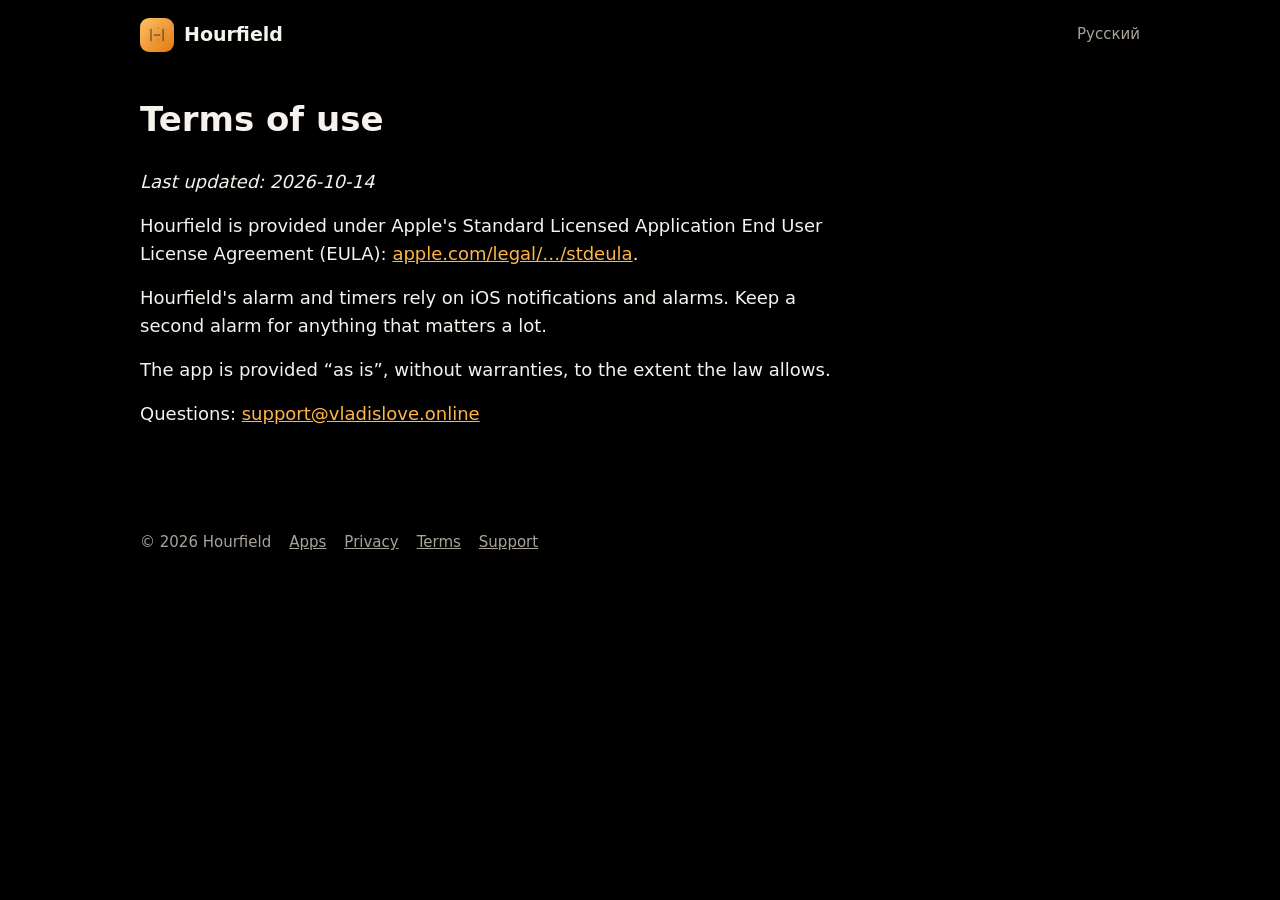
<file: terms.html>
<!doctype html>
<html lang="en" data-theme="dark"><head><meta charset="utf-8"><meta name="viewport" content="width=device-width,initial-scale=1">
<title>Terms of use — Hourfield</title><meta name="description" content="A living clock made of small clocks for your desk or nightstand. Free, no ads, never interrupts. Stays on all night and dims to amber.">
<meta property="og:title" content="Terms of use — Hourfield"><meta property="og:description" content="A living clock made of small clocks for your desk or nightstand. Free, no ads, never interrupts. Stays on all night and dims to amber.">
<meta property="og:image" content="assets/og.png"><meta name="theme-color" content="#000000">
<link rel="icon" href="assets/icon-180.png"><link rel="apple-touch-icon" href="assets/icon-180.png">
<link rel="alternate" hreflang="ru" href="../ru/">
<link rel="stylesheet" href="assets/tokens.css"><style>
*{box-sizing:border-box}html{-webkit-text-size-adjust:100%}
body{margin:0;background:var(--color-bg);color:var(--color-text);font:18px/1.55 -apple-system,BlinkMacSystemFont,"SF Pro Text",system-ui,sans-serif}
a{color:var(--color-accent-text)}
.wrap{max-width:1040px;margin:0 auto;padding:0 20px}
header.top{display:flex;align-items:center;justify-content:space-between;padding:18px 0}
.brand{display:flex;gap:10px;align-items:center;font-weight:700;font-size:19px;color:var(--color-text);text-decoration:none}
.brand img{width:34px;height:34px;border-radius:9px}
.lang{font-size:15px;color:var(--color-text-muted);text-decoration:none}
.hero{display:grid;grid-template-columns:1.1fr .9fr;gap:40px;align-items:center;padding:40px 0 64px;
  background:radial-gradient(ellipse 60% 70% at 75% 40%,color-mix(in srgb,var(--color-accent) 18%,transparent),transparent 70%)}
.hero h1{font-size:clamp(36px,5.4vw,60px);line-height:1.04;margin:0 0 18px;letter-spacing:-.03em}
.hero h1 em{font-style:normal;color:var(--color-accent-text)}
.hero p{font-size:19px;color:var(--color-text-muted);margin:0 0 28px;max-width:34em}
.btn{display:inline-block;background:var(--color-accent);color:var(--color-on-accent);padding:15px 26px;border-radius:999px;font-weight:600;text-decoration:none}
.btn.muted{background:var(--color-surface);color:var(--color-text)}
.shot{width:100%;max-width:340px;justify-self:center;border-radius:44px;box-shadow:0 0 0 1px var(--color-face),0 30px 90px color-mix(in srgb,var(--color-accent) 30%,transparent)}
section{padding:56px 0;border-top:1px solid var(--color-surface)}
h2{font-size:clamp(26px,3.4vw,34px);margin:0 0 22px;letter-spacing:-.015em}
.grid{display:grid;grid-template-columns:repeat(3,1fr);gap:18px}
.card{background:var(--color-surface);border-radius:22px;padding:22px}
.card h3{margin:0 0 6px;font-size:18px}.card p{margin:0;color:var(--color-text-muted)}
ol.steps{list-style:none;padding:0;margin:0;display:grid;grid-template-columns:repeat(3,1fr);gap:18px;counter-reset:s}
ol.steps li{counter-increment:s;background:var(--color-surface);border-radius:22px;padding:22px}
ol.steps li::before{content:counter(s);display:inline-grid;place-items:center;width:30px;height:30px;border-radius:50%;background:var(--color-accent);color:var(--color-on-accent);font-weight:700;margin-bottom:10px}
ol.steps b{display:block;margin-bottom:4px}
.problem p{font-size:19px;color:var(--color-text-muted);max-width:40em}
.price{text-align:center}.price p{color:var(--color-text-muted)}
details{background:var(--color-surface);border-radius:16px;padding:16px 20px;margin-bottom:10px}
summary{font-weight:600;cursor:pointer}details p{margin:10px 0 0;color:var(--color-text-muted)}
.final{text-align:center}
footer{padding:28px 0 48px;color:var(--color-text-muted);font-size:15px;display:flex;gap:18px;flex-wrap:wrap}
footer a{color:var(--color-text-muted)}
.doc{max-width:720px;padding-bottom:60px}.doc h1{font-size:34px}.doc p{margin:0 0 16px}
@media (max-width:820px){.hero{grid-template-columns:1fr;padding-top:16px}.grid,ol.steps{grid-template-columns:1fr}.shot{max-width:280px}}
</style></head>
<body><div class="wrap"><header class="top"><a class="brand" href="./"><img src="assets/icon-180.png" alt="">Hourfield</a>
<a class="lang" href="../ru/" hreflang="ru">Русский</a></header>
<main class="doc"><h1>Terms of use</h1><p><i>Last updated: 2026-10-14</i></p><p>Hourfield is provided under Apple's Standard Licensed Application End User License Agreement (EULA): <a href="https://www.apple.com/legal/internet-services/itunes/dev/stdeula/">apple.com/legal/…/stdeula</a>.</p><p>Hourfield's alarm and timers rely on iOS notifications and alarms. Keep a second alarm for anything that matters a lot.</p><p>The app is provided “as is”, without warranties, to the extent the law allows.</p><p>Questions: <a href="mailto:support@vladislove.online">support@vladislove.online</a></p></main>
<footer><span>© 2026 Hourfield</span><a href="https://apps.vladislove.online/">Apps</a><a href="privacy.html">Privacy</a><a href="terms.html">Terms</a><a href="support.html">Support</a></footer>
</div></body></html>
</file>
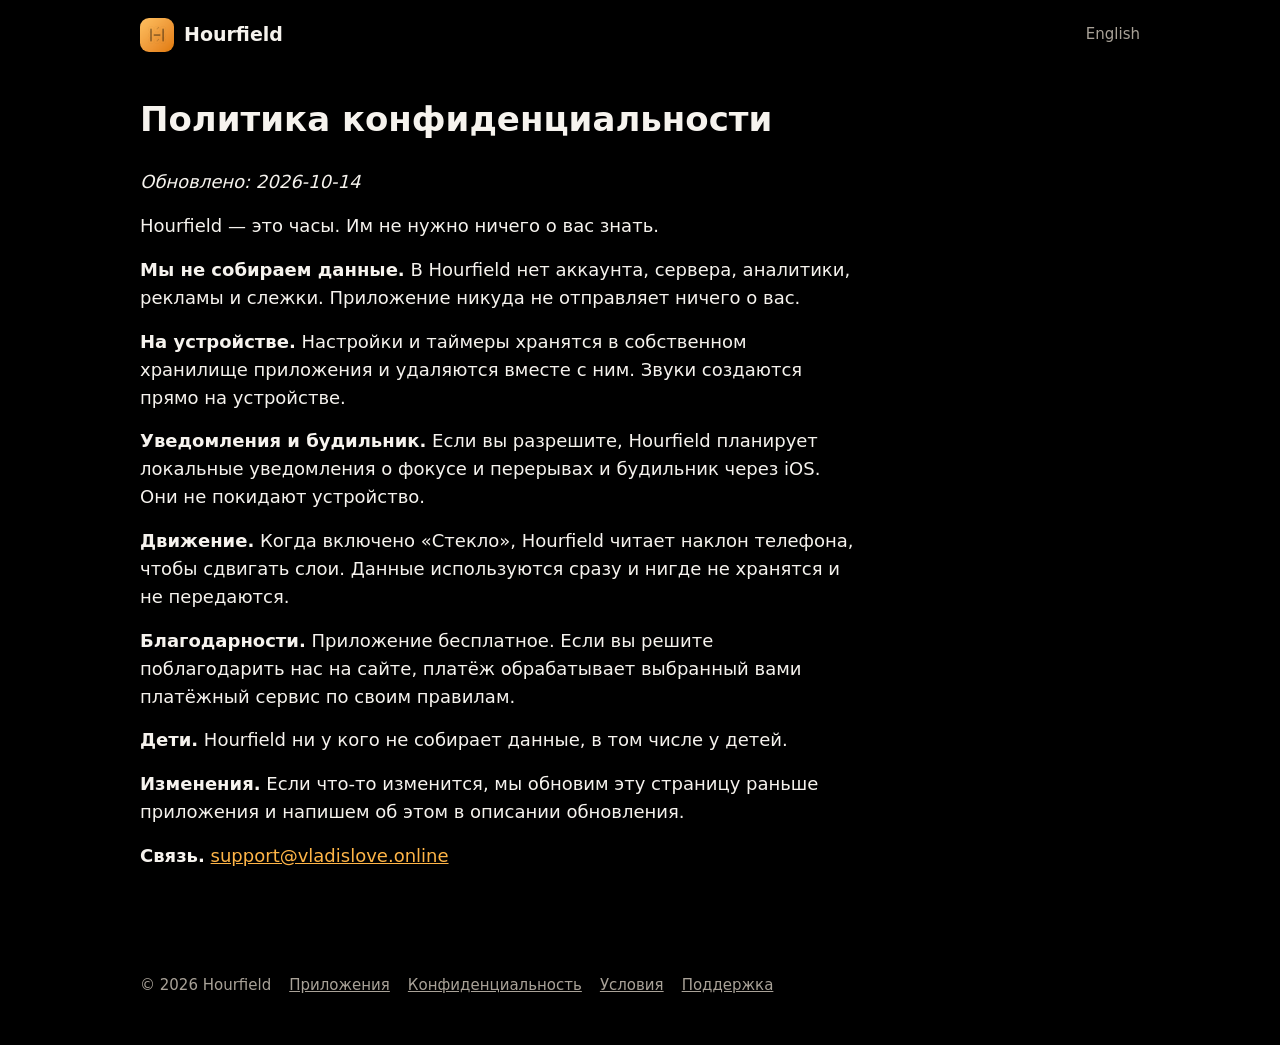
<file: ru/privacy.html>
<!doctype html>
<html lang="ru" data-theme="dark"><head><meta charset="utf-8"><meta name="viewport" content="width=device-width,initial-scale=1">
<title>Политика конфиденциальности — Hourfield</title><meta name="description" content="Живые часы из маленьких часов для стола или прикроватной тумбы. Бесплатно, без рекламы, никогда не отвлекает. Горят всю ночь и приглушаются до янтаря.">
<meta property="og:title" content="Политика конфиденциальности — Hourfield"><meta property="og:description" content="Живые часы из маленьких часов для стола или прикроватной тумбы. Бесплатно, без рекламы, никогда не отвлекает. Горят всю ночь и приглушаются до янтаря.">
<meta property="og:image" content="../assets/og.png"><meta name="theme-color" content="#000000">
<link rel="icon" href="../assets/icon-180.png"><link rel="apple-touch-icon" href="../assets/icon-180.png">
<link rel="alternate" hreflang="en" href="../">
<link rel="stylesheet" href="../assets/tokens.css"><style>
*{box-sizing:border-box}html{-webkit-text-size-adjust:100%}
body{margin:0;background:var(--color-bg);color:var(--color-text);font:18px/1.55 -apple-system,BlinkMacSystemFont,"SF Pro Text",system-ui,sans-serif}
a{color:var(--color-accent-text)}
.wrap{max-width:1040px;margin:0 auto;padding:0 20px}
header.top{display:flex;align-items:center;justify-content:space-between;padding:18px 0}
.brand{display:flex;gap:10px;align-items:center;font-weight:700;font-size:19px;color:var(--color-text);text-decoration:none}
.brand img{width:34px;height:34px;border-radius:9px}
.lang{font-size:15px;color:var(--color-text-muted);text-decoration:none}
.hero{display:grid;grid-template-columns:1.1fr .9fr;gap:40px;align-items:center;padding:40px 0 64px;
  background:radial-gradient(ellipse 60% 70% at 75% 40%,color-mix(in srgb,var(--color-accent) 18%,transparent),transparent 70%)}
.hero h1{font-size:clamp(36px,5.4vw,60px);line-height:1.04;margin:0 0 18px;letter-spacing:-.03em}
.hero h1 em{font-style:normal;color:var(--color-accent-text)}
.hero p{font-size:19px;color:var(--color-text-muted);margin:0 0 28px;max-width:34em}
.btn{display:inline-block;background:var(--color-accent);color:var(--color-on-accent);padding:15px 26px;border-radius:999px;font-weight:600;text-decoration:none}
.btn.muted{background:var(--color-surface);color:var(--color-text)}
.shot{width:100%;max-width:340px;justify-self:center;border-radius:44px;box-shadow:0 0 0 1px var(--color-face),0 30px 90px color-mix(in srgb,var(--color-accent) 30%,transparent)}
section{padding:56px 0;border-top:1px solid var(--color-surface)}
h2{font-size:clamp(26px,3.4vw,34px);margin:0 0 22px;letter-spacing:-.015em}
.grid{display:grid;grid-template-columns:repeat(3,1fr);gap:18px}
.card{background:var(--color-surface);border-radius:22px;padding:22px}
.card h3{margin:0 0 6px;font-size:18px}.card p{margin:0;color:var(--color-text-muted)}
ol.steps{list-style:none;padding:0;margin:0;display:grid;grid-template-columns:repeat(3,1fr);gap:18px;counter-reset:s}
ol.steps li{counter-increment:s;background:var(--color-surface);border-radius:22px;padding:22px}
ol.steps li::before{content:counter(s);display:inline-grid;place-items:center;width:30px;height:30px;border-radius:50%;background:var(--color-accent);color:var(--color-on-accent);font-weight:700;margin-bottom:10px}
ol.steps b{display:block;margin-bottom:4px}
.problem p{font-size:19px;color:var(--color-text-muted);max-width:40em}
.price{text-align:center}.price p{color:var(--color-text-muted)}
details{background:var(--color-surface);border-radius:16px;padding:16px 20px;margin-bottom:10px}
summary{font-weight:600;cursor:pointer}details p{margin:10px 0 0;color:var(--color-text-muted)}
.final{text-align:center}
footer{padding:28px 0 48px;color:var(--color-text-muted);font-size:15px;display:flex;gap:18px;flex-wrap:wrap}
footer a{color:var(--color-text-muted)}
.doc{max-width:720px;padding-bottom:60px}.doc h1{font-size:34px}.doc p{margin:0 0 16px}
@media (max-width:820px){.hero{grid-template-columns:1fr;padding-top:16px}.grid,ol.steps{grid-template-columns:1fr}.shot{max-width:280px}}
</style></head>
<body><div class="wrap"><header class="top"><a class="brand" href="./"><img src="../assets/icon-180.png" alt="">Hourfield</a>
<a class="lang" href="../" hreflang="en">English</a></header>
<main class="doc"><h1>Политика конфиденциальности</h1><p><i>Обновлено: 2026-10-14</i></p><p>Hourfield — это часы. Им не нужно ничего о вас знать.</p><p><b>Мы не собираем данные.</b> В Hourfield нет аккаунта, сервера, аналитики, рекламы и слежки. Приложение никуда не отправляет ничего о вас.</p><p><b>На устройстве.</b> Настройки и таймеры хранятся в собственном хранилище приложения и удаляются вместе с ним. Звуки создаются прямо на устройстве.</p><p><b>Уведомления и будильник.</b> Если вы разрешите, Hourfield планирует локальные уведомления о фокусе и перерывах и будильник через iOS. Они не покидают устройство.</p><p><b>Движение.</b> Когда включено «Стекло», Hourfield читает наклон телефона, чтобы сдвигать слои. Данные используются сразу и нигде не хранятся и не передаются.</p><p><b>Благодарности.</b> Приложение бесплатное. Если вы решите поблагодарить нас на сайте, платёж обрабатывает выбранный вами платёжный сервис по своим правилам.</p><p><b>Дети.</b> Hourfield ни у кого не собирает данные, в том числе у детей.</p><p><b>Изменения.</b> Если что-то изменится, мы обновим эту страницу раньше приложения и напишем об этом в описании обновления.</p><p><b>Связь.</b> <a href="mailto:support@vladislove.online">support@vladislove.online</a></p></main>
<footer><span>© 2026 Hourfield</span><a href="https://apps.vladislove.online/">Приложения</a><a href="privacy.html">Конфиденциальность</a><a href="terms.html">Условия</a><a href="support.html">Поддержка</a></footer>
</div></body></html>
</file>
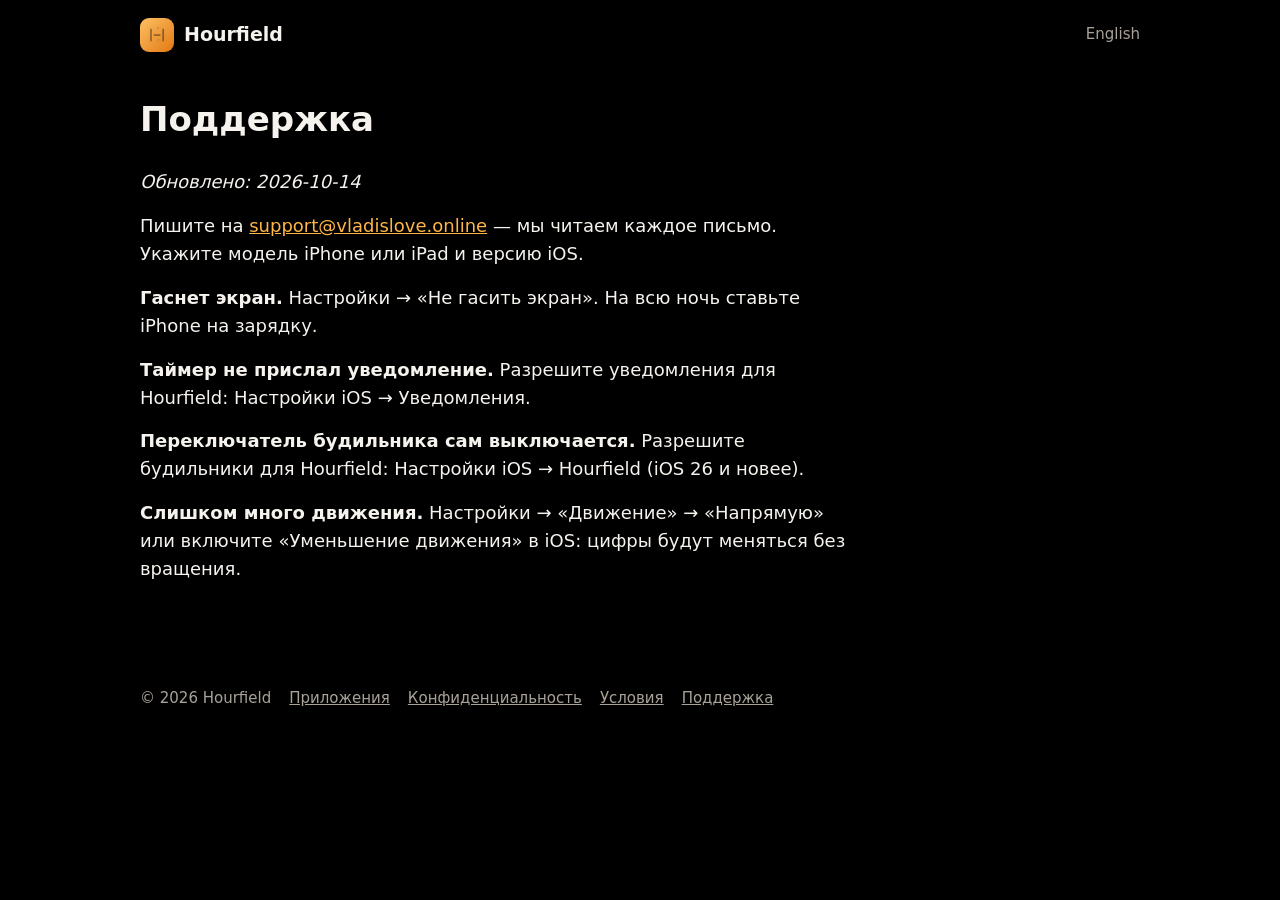
<file: ru/support.html>
<!doctype html>
<html lang="ru" data-theme="dark"><head><meta charset="utf-8"><meta name="viewport" content="width=device-width,initial-scale=1">
<title>Поддержка — Hourfield</title><meta name="description" content="Живые часы из маленьких часов для стола или прикроватной тумбы. Бесплатно, без рекламы, никогда не отвлекает. Горят всю ночь и приглушаются до янтаря.">
<meta property="og:title" content="Поддержка — Hourfield"><meta property="og:description" content="Живые часы из маленьких часов для стола или прикроватной тумбы. Бесплатно, без рекламы, никогда не отвлекает. Горят всю ночь и приглушаются до янтаря.">
<meta property="og:image" content="../assets/og.png"><meta name="theme-color" content="#000000">
<link rel="icon" href="../assets/icon-180.png"><link rel="apple-touch-icon" href="../assets/icon-180.png">
<link rel="alternate" hreflang="en" href="../">
<link rel="stylesheet" href="../assets/tokens.css"><style>
*{box-sizing:border-box}html{-webkit-text-size-adjust:100%}
body{margin:0;background:var(--color-bg);color:var(--color-text);font:18px/1.55 -apple-system,BlinkMacSystemFont,"SF Pro Text",system-ui,sans-serif}
a{color:var(--color-accent-text)}
.wrap{max-width:1040px;margin:0 auto;padding:0 20px}
header.top{display:flex;align-items:center;justify-content:space-between;padding:18px 0}
.brand{display:flex;gap:10px;align-items:center;font-weight:700;font-size:19px;color:var(--color-text);text-decoration:none}
.brand img{width:34px;height:34px;border-radius:9px}
.lang{font-size:15px;color:var(--color-text-muted);text-decoration:none}
.hero{display:grid;grid-template-columns:1.1fr .9fr;gap:40px;align-items:center;padding:40px 0 64px;
  background:radial-gradient(ellipse 60% 70% at 75% 40%,color-mix(in srgb,var(--color-accent) 18%,transparent),transparent 70%)}
.hero h1{font-size:clamp(36px,5.4vw,60px);line-height:1.04;margin:0 0 18px;letter-spacing:-.03em}
.hero h1 em{font-style:normal;color:var(--color-accent-text)}
.hero p{font-size:19px;color:var(--color-text-muted);margin:0 0 28px;max-width:34em}
.btn{display:inline-block;background:var(--color-accent);color:var(--color-on-accent);padding:15px 26px;border-radius:999px;font-weight:600;text-decoration:none}
.btn.muted{background:var(--color-surface);color:var(--color-text)}
.shot{width:100%;max-width:340px;justify-self:center;border-radius:44px;box-shadow:0 0 0 1px var(--color-face),0 30px 90px color-mix(in srgb,var(--color-accent) 30%,transparent)}
section{padding:56px 0;border-top:1px solid var(--color-surface)}
h2{font-size:clamp(26px,3.4vw,34px);margin:0 0 22px;letter-spacing:-.015em}
.grid{display:grid;grid-template-columns:repeat(3,1fr);gap:18px}
.card{background:var(--color-surface);border-radius:22px;padding:22px}
.card h3{margin:0 0 6px;font-size:18px}.card p{margin:0;color:var(--color-text-muted)}
ol.steps{list-style:none;padding:0;margin:0;display:grid;grid-template-columns:repeat(3,1fr);gap:18px;counter-reset:s}
ol.steps li{counter-increment:s;background:var(--color-surface);border-radius:22px;padding:22px}
ol.steps li::before{content:counter(s);display:inline-grid;place-items:center;width:30px;height:30px;border-radius:50%;background:var(--color-accent);color:var(--color-on-accent);font-weight:700;margin-bottom:10px}
ol.steps b{display:block;margin-bottom:4px}
.problem p{font-size:19px;color:var(--color-text-muted);max-width:40em}
.price{text-align:center}.price p{color:var(--color-text-muted)}
details{background:var(--color-surface);border-radius:16px;padding:16px 20px;margin-bottom:10px}
summary{font-weight:600;cursor:pointer}details p{margin:10px 0 0;color:var(--color-text-muted)}
.final{text-align:center}
footer{padding:28px 0 48px;color:var(--color-text-muted);font-size:15px;display:flex;gap:18px;flex-wrap:wrap}
footer a{color:var(--color-text-muted)}
.doc{max-width:720px;padding-bottom:60px}.doc h1{font-size:34px}.doc p{margin:0 0 16px}
@media (max-width:820px){.hero{grid-template-columns:1fr;padding-top:16px}.grid,ol.steps{grid-template-columns:1fr}.shot{max-width:280px}}
</style></head>
<body><div class="wrap"><header class="top"><a class="brand" href="./"><img src="../assets/icon-180.png" alt="">Hourfield</a>
<a class="lang" href="../" hreflang="en">English</a></header>
<main class="doc"><h1>Поддержка</h1><p><i>Обновлено: 2026-10-14</i></p><p>Пишите на <a href="mailto:support@vladislove.online">support@vladislove.online</a> — мы читаем каждое письмо. Укажите модель iPhone или iPad и версию iOS.</p><p><b>Гаснет экран.</b> Настройки → «Не гасить экран». На всю ночь ставьте iPhone на зарядку.</p><p><b>Таймер не прислал уведомление.</b> Разрешите уведомления для Hourfield: Настройки iOS → Уведомления.</p><p><b>Переключатель будильника сам выключается.</b> Разрешите будильники для Hourfield: Настройки iOS → Hourfield (iOS 26 и новее).</p><p><b>Слишком много движения.</b> Настройки → «Движение» → «Напрямую» или включите «Уменьшение движения» в iOS: цифры будут меняться без вращения.</p></main>
<footer><span>© 2026 Hourfield</span><a href="https://apps.vladislove.online/">Приложения</a><a href="privacy.html">Конфиденциальность</a><a href="terms.html">Условия</a><a href="support.html">Поддержка</a></footer>
</div></body></html>
</file>
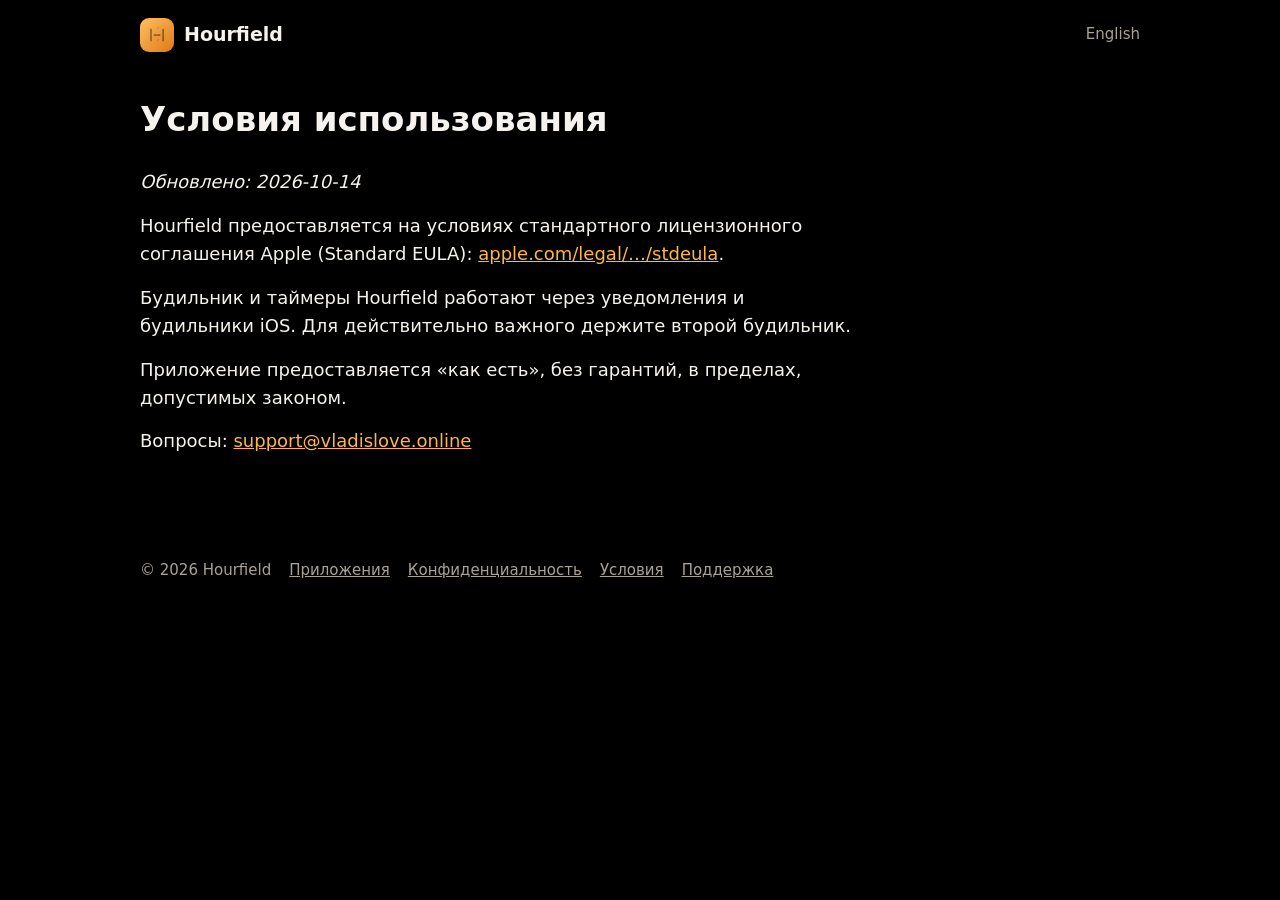
<file: ru/terms.html>
<!doctype html>
<html lang="ru" data-theme="dark"><head><meta charset="utf-8"><meta name="viewport" content="width=device-width,initial-scale=1">
<title>Условия использования — Hourfield</title><meta name="description" content="Живые часы из маленьких часов для стола или прикроватной тумбы. Бесплатно, без рекламы, никогда не отвлекает. Горят всю ночь и приглушаются до янтаря.">
<meta property="og:title" content="Условия использования — Hourfield"><meta property="og:description" content="Живые часы из маленьких часов для стола или прикроватной тумбы. Бесплатно, без рекламы, никогда не отвлекает. Горят всю ночь и приглушаются до янтаря.">
<meta property="og:image" content="../assets/og.png"><meta name="theme-color" content="#000000">
<link rel="icon" href="../assets/icon-180.png"><link rel="apple-touch-icon" href="../assets/icon-180.png">
<link rel="alternate" hreflang="en" href="../">
<link rel="stylesheet" href="../assets/tokens.css"><style>
*{box-sizing:border-box}html{-webkit-text-size-adjust:100%}
body{margin:0;background:var(--color-bg);color:var(--color-text);font:18px/1.55 -apple-system,BlinkMacSystemFont,"SF Pro Text",system-ui,sans-serif}
a{color:var(--color-accent-text)}
.wrap{max-width:1040px;margin:0 auto;padding:0 20px}
header.top{display:flex;align-items:center;justify-content:space-between;padding:18px 0}
.brand{display:flex;gap:10px;align-items:center;font-weight:700;font-size:19px;color:var(--color-text);text-decoration:none}
.brand img{width:34px;height:34px;border-radius:9px}
.lang{font-size:15px;color:var(--color-text-muted);text-decoration:none}
.hero{display:grid;grid-template-columns:1.1fr .9fr;gap:40px;align-items:center;padding:40px 0 64px;
  background:radial-gradient(ellipse 60% 70% at 75% 40%,color-mix(in srgb,var(--color-accent) 18%,transparent),transparent 70%)}
.hero h1{font-size:clamp(36px,5.4vw,60px);line-height:1.04;margin:0 0 18px;letter-spacing:-.03em}
.hero h1 em{font-style:normal;color:var(--color-accent-text)}
.hero p{font-size:19px;color:var(--color-text-muted);margin:0 0 28px;max-width:34em}
.btn{display:inline-block;background:var(--color-accent);color:var(--color-on-accent);padding:15px 26px;border-radius:999px;font-weight:600;text-decoration:none}
.btn.muted{background:var(--color-surface);color:var(--color-text)}
.shot{width:100%;max-width:340px;justify-self:center;border-radius:44px;box-shadow:0 0 0 1px var(--color-face),0 30px 90px color-mix(in srgb,var(--color-accent) 30%,transparent)}
section{padding:56px 0;border-top:1px solid var(--color-surface)}
h2{font-size:clamp(26px,3.4vw,34px);margin:0 0 22px;letter-spacing:-.015em}
.grid{display:grid;grid-template-columns:repeat(3,1fr);gap:18px}
.card{background:var(--color-surface);border-radius:22px;padding:22px}
.card h3{margin:0 0 6px;font-size:18px}.card p{margin:0;color:var(--color-text-muted)}
ol.steps{list-style:none;padding:0;margin:0;display:grid;grid-template-columns:repeat(3,1fr);gap:18px;counter-reset:s}
ol.steps li{counter-increment:s;background:var(--color-surface);border-radius:22px;padding:22px}
ol.steps li::before{content:counter(s);display:inline-grid;place-items:center;width:30px;height:30px;border-radius:50%;background:var(--color-accent);color:var(--color-on-accent);font-weight:700;margin-bottom:10px}
ol.steps b{display:block;margin-bottom:4px}
.problem p{font-size:19px;color:var(--color-text-muted);max-width:40em}
.price{text-align:center}.price p{color:var(--color-text-muted)}
details{background:var(--color-surface);border-radius:16px;padding:16px 20px;margin-bottom:10px}
summary{font-weight:600;cursor:pointer}details p{margin:10px 0 0;color:var(--color-text-muted)}
.final{text-align:center}
footer{padding:28px 0 48px;color:var(--color-text-muted);font-size:15px;display:flex;gap:18px;flex-wrap:wrap}
footer a{color:var(--color-text-muted)}
.doc{max-width:720px;padding-bottom:60px}.doc h1{font-size:34px}.doc p{margin:0 0 16px}
@media (max-width:820px){.hero{grid-template-columns:1fr;padding-top:16px}.grid,ol.steps{grid-template-columns:1fr}.shot{max-width:280px}}
</style></head>
<body><div class="wrap"><header class="top"><a class="brand" href="./"><img src="../assets/icon-180.png" alt="">Hourfield</a>
<a class="lang" href="../" hreflang="en">English</a></header>
<main class="doc"><h1>Условия использования</h1><p><i>Обновлено: 2026-10-14</i></p><p>Hourfield предоставляется на условиях стандартного лицензионного соглашения Apple (Standard EULA): <a href="https://www.apple.com/legal/internet-services/itunes/dev/stdeula/">apple.com/legal/…/stdeula</a>.</p><p>Будильник и таймеры Hourfield работают через уведомления и будильники iOS. Для действительно важного держите второй будильник.</p><p>Приложение предоставляется «как есть», без гарантий, в пределах, допустимых законом.</p><p>Вопросы: <a href="mailto:support@vladislove.online">support@vladislove.online</a></p></main>
<footer><span>© 2026 Hourfield</span><a href="https://apps.vladislove.online/">Приложения</a><a href="privacy.html">Конфиденциальность</a><a href="terms.html">Условия</a><a href="support.html">Поддержка</a></footer>
</div></body></html>
</file>
<file: assets/tokens.css>
/* generated by gen_tokens.py from tokens.json, do not edit */
:root {
  --color-bg: #ffffff;
  --color-surface: #f3f1ed;
  --color-face: #d6d2cb;
  --color-hand: #16130f;
  --color-text: #16130f;
  --color-text-muted: #5e584f;
  --color-control: #6f685e;
  --color-accent: #c27a12;
  --color-on-accent: #1c1206;
  --color-accent-text: #8f5200;
  --color-break-text: #0e6e66;
  --font-sans: -apple-system, BlinkMacSystemFont, 'SF Pro Text', system-ui, sans-serif;
  --font-rounded: ui-rounded, 'SF Pro Rounded', -apple-system, system-ui, sans-serif;
  --font-mono: ui-monospace, 'SF Mono', Menlo, monospace;
  --text-caption: 12px; --leading-caption: 16px; --weight-caption: 500;
  --text-footnote: 13px; --leading-footnote: 18px; --weight-footnote: 400;
  --text-body: 17px; --leading-body: 22px; --weight-body: 400;
  --text-headline: 17px; --leading-headline: 22px; --weight-headline: 600;
  --text-title: 28px; --leading-title: 34px; --weight-title: 700;
  --text-display: 34px; --leading-display: 41px; --weight-display: 700;
  --space-0: 0px;
  --space-1: 4px;
  --space-2: 8px;
  --space-3: 12px;
  --space-4: 16px;
  --space-5: 20px;
  --space-6: 24px;
  --space-7: 32px;
  --space-8: 48px;
  --radius-sm: 8px;
  --radius-md: 14px;
  --radius-lg: 22px;
  --radius-sheet: 34px;
  --radius-pill: 999px;
  --shadow-card: 0 1px 2px rgba(0,0,0,.08), 0 4px 12px rgba(0,0,0,.10);
  --shadow-pop: 0 12px 32px rgba(0,0,0,.22);
  --motion-fast: 150ms;
  --motion-base: 250ms;
  --motion-ease: cubic-bezier(.2,.8,.2,1);
}
@media (prefers-color-scheme: dark) {
 :root:not([data-theme="light"]):not([data-theme="night"]) {
  --color-bg: #000000;
  --color-surface: #1b1916;
  --color-face: #34302b;
  --color-hand: #f6f3ee;
  --color-text: #f6f3ee;
  --color-text-muted: #a9a298;
  --color-control: #8e877c;
  --color-accent: #ffb547;
  --color-on-accent: #1c1206;
  --color-accent-text: #ffb547;
  --color-break-text: #5fd4c4;
 }
}
:root[data-theme="dark"] {
  --color-bg: #000000;
  --color-surface: #1b1916;
  --color-face: #34302b;
  --color-hand: #f6f3ee;
  --color-text: #f6f3ee;
  --color-text-muted: #a9a298;
  --color-control: #8e877c;
  --color-accent: #ffb547;
  --color-on-accent: #1c1206;
  --color-accent-text: #ffb547;
  --color-break-text: #5fd4c4;
}
:root[data-theme="night"] {
  --color-bg: #000000;
  --color-surface: #140b05;
  --color-face: #2a1508;
  --color-hand: #ff7a1a;
  --color-text: #ff7a1a;
  --color-text-muted: #c8641a;
  --color-control: #a5520f;
  --color-accent: #ff7a1a;
  --color-on-accent: #000000;
  --color-accent-text: #ff7a1a;
  --color-break-text: #c9661a;
}
</file>
